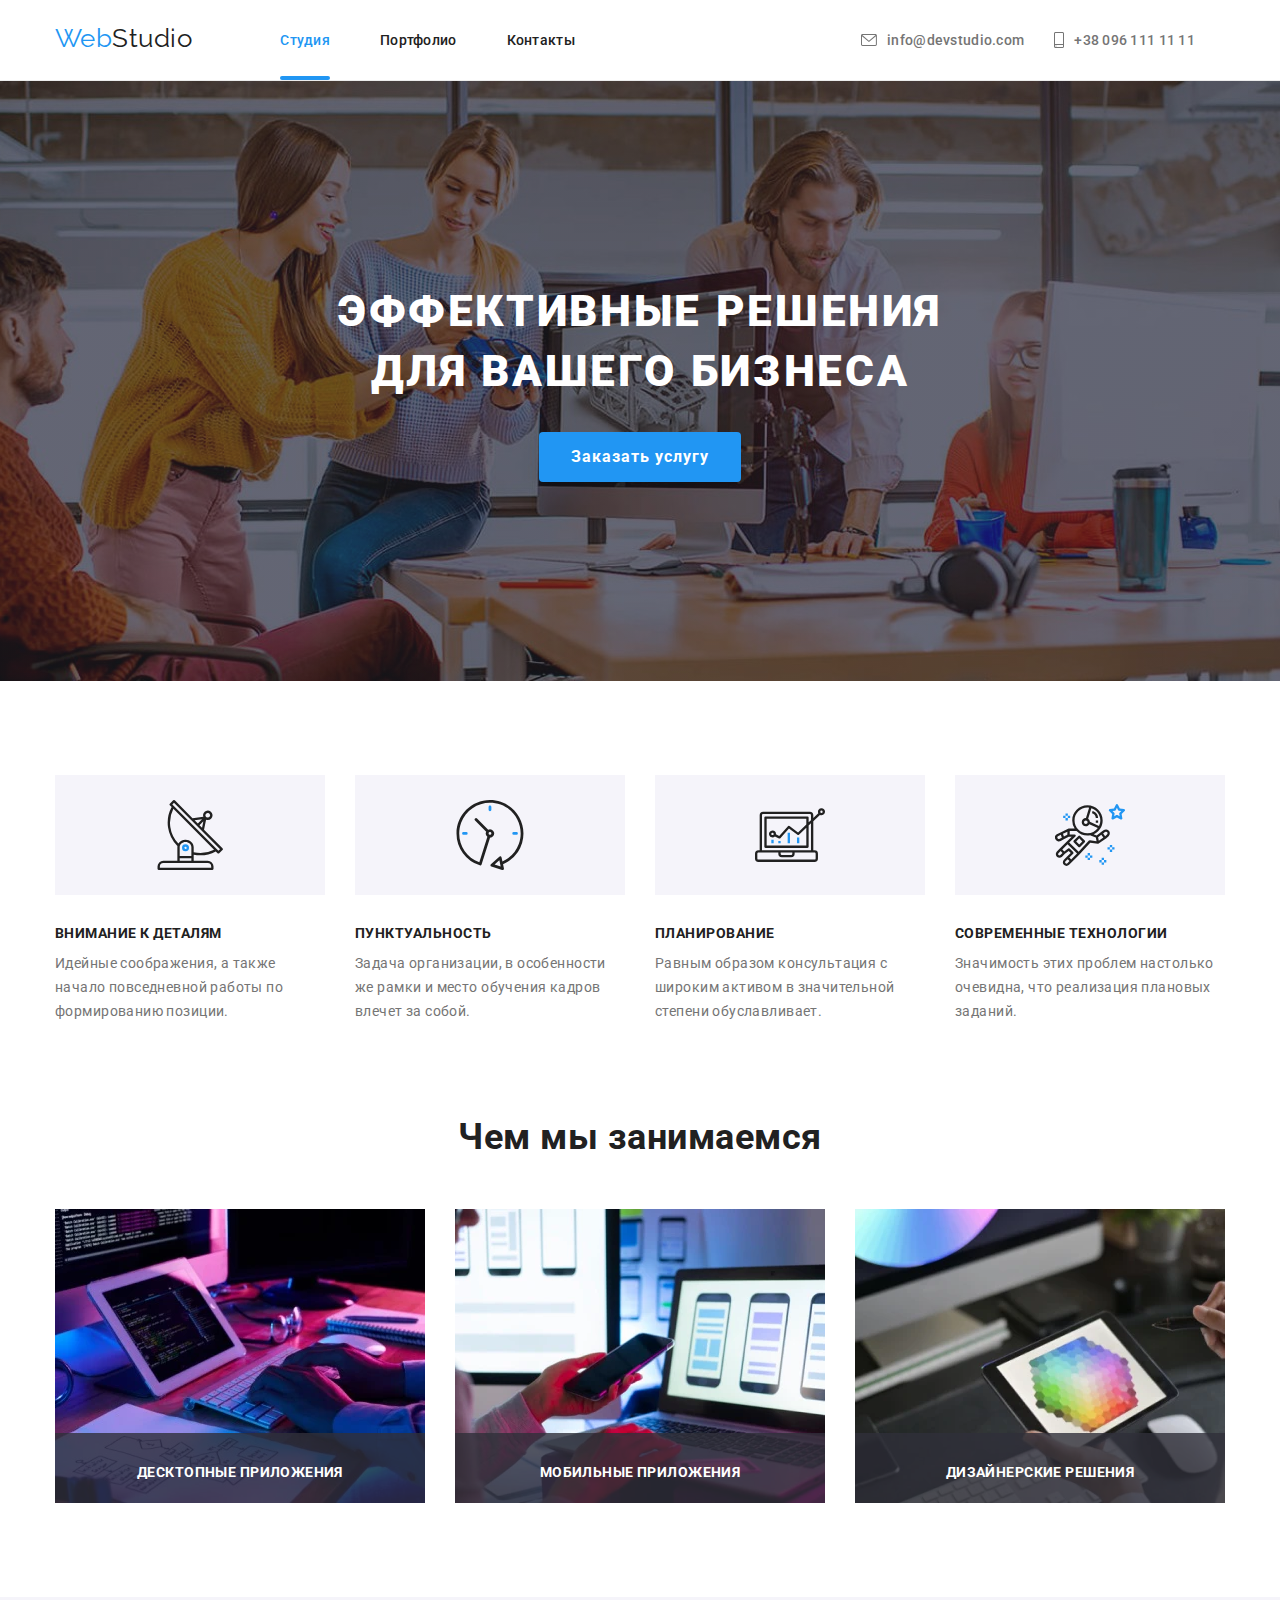
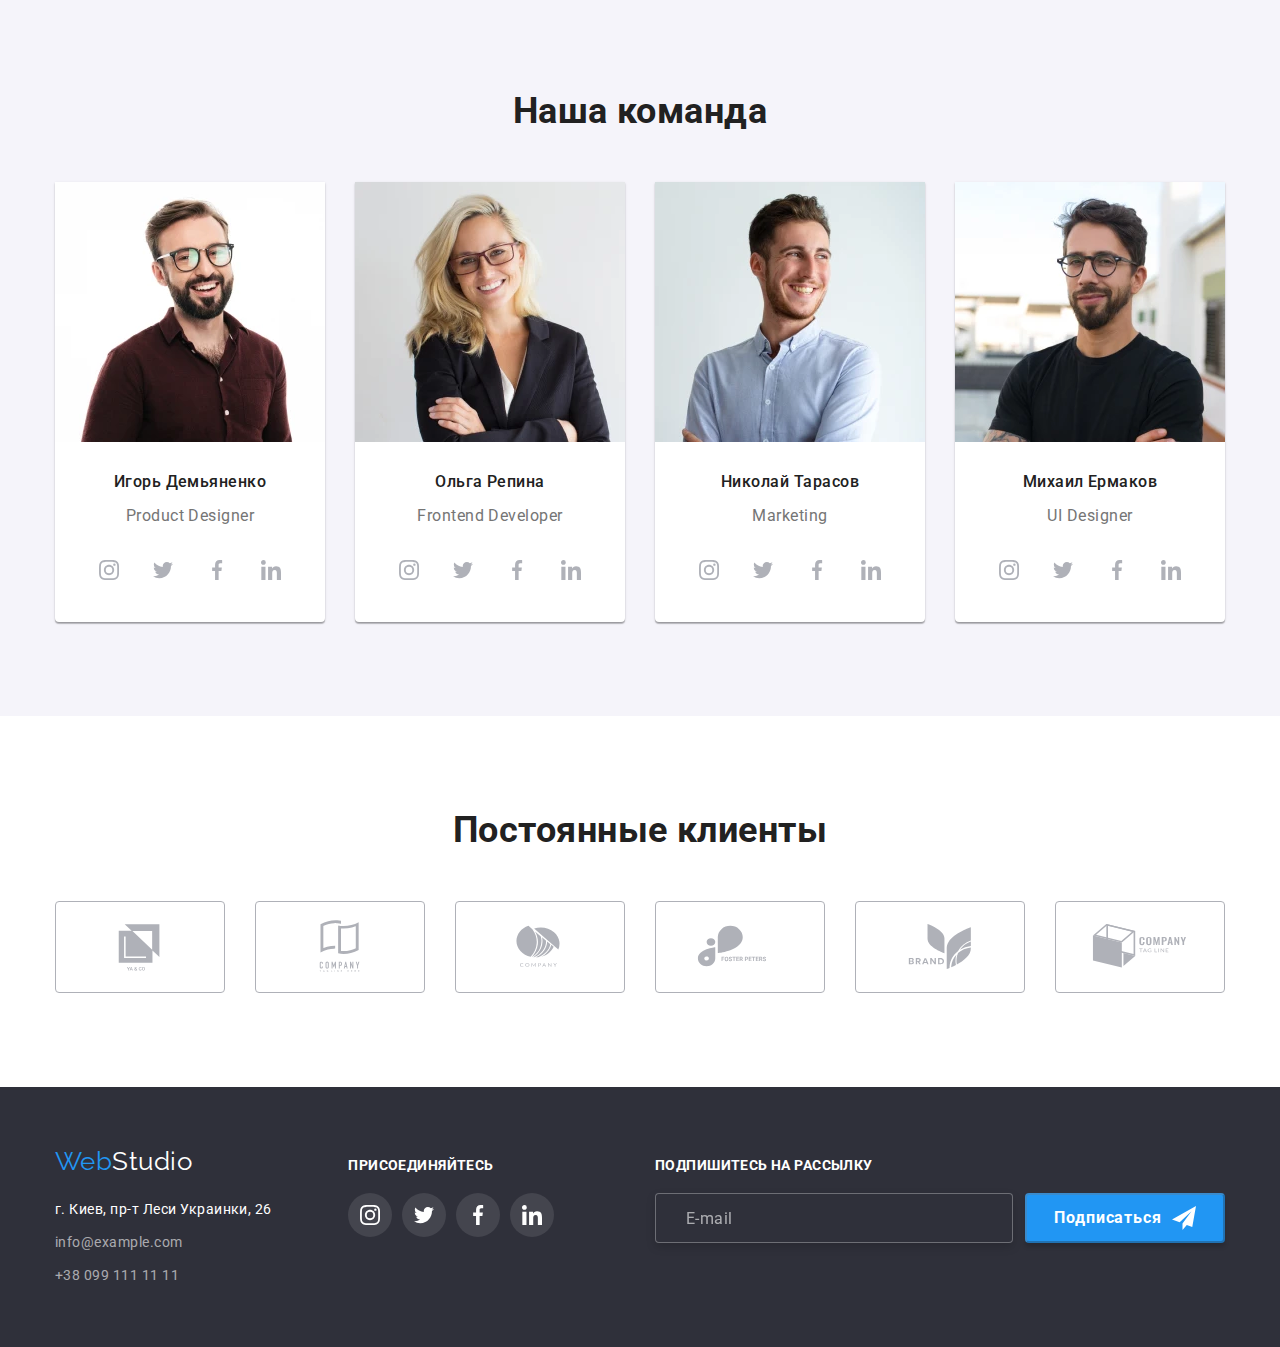
<file: index.html>
<!DOCTYPE html>
<html lang="ru">
	<head>
		<meta charset="UTF-8" />
		<meta http-equiv="X-UA-Compatible" content="IE=edge" />
		<meta name="viewport" content="width=device-width, initial-scale=1.0" />
		<title>WebStudio</title>
		<link
			href="https://fonts.googleapis.com/css2?family=Raleway:wght@700&family=Roboto:wght@400;500;700;900&display=swap"
			rel="stylesheet"
		/>
		<link
			rel="stylesheet"
			href="https://cdnjs.cloudflare.com/ajax/libs/modern-normalize/1.1.0/modern-normalize.min.css"
		/>
		<link rel="stylesheet" href="./css/main.min.css" />
		<!-- <link rel="stylesheet" href="./css/styles.css" /> -->
	</head>

	<body>
		<!--Шапка сайта-->

		<header class="page-header">
			<div class="container main-nav">
				<nav class="header-nav">
					<a href="./index.html" class="logo">Web<span class="logo__second">Studio</span>
					</a>

					<button class="mobile-menu-btn" type="button" aria-expanded="fals" data-menu-button>
						<svg class="mobile-menu-icon" width="24" height="16" aria-label="Переключатель мобильного меню">
							<use class="mobile-menu-burger" href="./images/symbol-defs5.svg#icon-mobile-menu"></use>
							<use class="mobile-menu-close" href="./images/symbol-defs5.svg#icon-close_menu"></use>
						</svg>
					</button>

					<ul class="site-nav list">
						<li class="site-nav__item item"><a href="./index.html" class="site-nav__link  site-nav__link--current link">Студия</a></li>
						<li class="site-nav__item item"><a href="./portfolio.html" class="site-nav__link  link">Портфолио</a></li>
						<li class="site-nav__item  item"><a href="" class="site-nav__link link">Контакты</a></li>
					</ul>
				</nav>

				<ul class="auht-nav list">
					<li class="item">
						<a class="auht-nav__link auth-nav__mail  link" href="mailto:info@devstudio.com">
							<svg class="auth-nav__icon" width="16" height="12">
								<use href="./images/symbol-defs5.svg#envelope"></use>
							</svg>
							info@devstudio.com
						</a>
					</li>

					<li class="item">
						<a class="auht-nav__link auth-nav__tel link" href="tel:+380961111111">
							<svg class="auth-nav__icon" width="10" height="16">
								<use href="./images/symbol-defs5.svg#smartphone"></use>
							</svg>

							+38 096 111 11 11
						</a>
					</li>
				</ul>
			</div>
		</header>

		
		<main>
			<!--Герой-->

			<div class="hero overlay">
				<section>
					<div class="conteiner">
						<h1 class="hero-title">
							Эффективные решения
							<br />
							для вашего бизнеса
						</h1>
						<button data-modal-open type="button" class="button hero-button">Заказать услугу</button>
					</div>
				</section>
			</div>

			<!--Преимущества-->
			<section class="benefit">
				<div class="container">
					<h2 class="visually-hidden">Преимущества</h2>
					<ul class="benefit-list list">
						<li class="benefit-item">
							<div class="benefit-item__icon">
								<svg width="70" height="70">
									<use href="./images/symbol-defs5.svg#antenna1"></use>
								</svg>
							</div>
							<h3 class="benefit-item__title">Внимание к деталям</h3>
							<p class="benefit-item__text">Идейные соображения, а также начало повседневной работы по формированию позиции.</p>
						</li>
						<li class="benefit-item">
							<div class="benefit-item__icon">
								<svg width="70" height="70">
									<use href="./images/symbol-defs5.svg#clock2"></use>
								</svg>
							</div>
							<h3 class="benefit-item__title">Пунктуальность</h3>
							<p class="benefit-item__text">Задача организации, в особенности же рамки и место обучения кадров влечет за собой.</p>
						</li>
						<li class="benefit-item">
							<div class="benefit-item__icon">
								<svg width="70" height="70">
									<use href="./images/symbol-defs5.svg#diagram3"></use>
								</svg>
							</div>
							<h3 class="benefit-item__title">Планирование</h3>
							<p class="benefit-item__text">Равным образом консультация с широким активом в значительной степени обуславливает.</p>
						</li>
						<li class="benefit-item">
							<div class="benefit-item__icon">
								<svg width="70" height="70">
									<use href="./images/symbol-defs5.svg#astronaut4"></use>
								</svg>
							</div>
							<h3 class="benefit-item__title">Современные технологии</h3>
							<p class="benefit-item__text">Значимость этих проблем настолько очевидна, что реализация плановых заданий.</p>
						</li>
					</ul>
				</div>
			</section>

			<!--Занятие-->

			<section class="work no-padding">
				<div class="container">
					<h2 class="title">Чем мы занимаемся</h2>
					<ul class="work-list list">
						<li class="work-list__pic">

							<picture>
							
								<source media="(min-width: 1200px)" srcset="./images/work/box1.webp 1x, ./images/work/box1@2x.webp 2x"
									type="image/webp" />
								<source media="(min-width: 1200px)" srcset="./images/work/box1.jpg 1x, ./images/work/box1@2x.jpg 2x"
									type="image/jpg" />
							
								<img src="./images/work/box1.jpg" alt="HTML" width="370" height="294" />
							
							</picture>
							
							<h3 class="work-list__name">Десктопные приложения</h3>
						</li>
						<li class="work-list__pic">

							<picture>
							
								<source media="(min-width: 1200px)" srcset="./images/work/box2.webp 1x, ./images/work/box2@2x.webp 2x"
									type="image/webp" />
								<source media="(min-width: 1200px)" srcset="./images/work/box2.jpg 1x, ./images/work/box2@2x.jpg 2x"
									type="image/jpg" />
						
								<img src="./images/work/box2.jpg" alt="CSS" width="370" height="294" />
							
							</picture>


							
							<h3 class="work-list__name">Мобильные приложения</h3>
						</li>
						<li class="work-list__pic">

							<picture>
							
								<source media="(min-width: 1200px)" srcset="./images/work/box3.webp 1x, ./images/work/box3@2x.webp 2x"
									type="image/webp" />
								<source media="(min-width: 1200px)" srcset="./images/work/box3.jpg 1x, ./images/work/box3@2x.jpg 2x"
									type="image/jpg" />
							
								<img src="./images/work/box3.jpg" alt="JS" width="370" height="294" />
							
							</picture>
							
							<h3 class="work-list__name">Дизайнерские решения</h3>
						</li>
					</ul>
				</div>
			</section>

			<!--Команда-->

			<section class="team">
				<div class="container">
					<h2 class="title">Наша команда</h2>
					<ul class="team__list  list">
						<li class="team__item">

							<picture>
								
								<source media="(min-width: 1200px)" srcset="./images/team/img-1_lg.webp 1x, ./images/team/img-1_lg@2x.webp 2x"
									type="image/webp" />
								<source media="(min-width: 1200px)" srcset="./images/team/img-1_lg.jpg 1x, ./images/team/img-1_lg@2x.jpg 2x"
									type="image/jpg" />
								
								<source media="(min-width: 768px)" srcset="./images/team/img-1_md.webp 1x, ./images/team/img-1_md@2x.webp 2x"
									type="image/webp" />
								<source media="(min-width: 768px)" srcset="./images/team/img-1_md.jpg 1x, ./images/team/img-1_md@2x.jpg 2x"
									type="image/jpg" />
								
								<source media="(max-width: 767px)" srcset="./images/team/img-1_sm.webp 1x, ./images/team/img-1_sm@2x.webp 2x"
									type="image/webp" />
								<source media="(max-width: 767px)" srcset="./images/team/img-1_sm.jpg 1x, ./images/team/img-1_sm@2x.jpg 2x"
									type="image/jpg" />

								<img class="team__avatar" src="./images/team/igor.jpg" alt="Игорь Демьяненко" width="450" height="460" />

							</picture>
							
							<div class="team__wrapper">
								<h3 class="team__subtitle">Игорь Демьяненко</h3>
								<p lang="en" class="team__position">Product Designer</p>

								<ul class="social-media  list">
									<li class="social-media__item">
										<a
											class="social-media__link link"
											href=""
											target="_blank"
											rel="noopener noreferrer"
											aria-label="instagram"
										>
											<svg class="social-media__icon" width="20" height="20">
												<use class="letter" href="./images/symbol-defs5.svg#instagram"></use>
											</svg>
										</a>
									</li>
									<li class="social-media__item">
										<a
											class="social-media__link link"
											href=""
											target="_blank"
											rel="noopener noreferrer"
											aria-label="twitter"
										>
											<svg class="social-media__icon" width="20" height="20">
												<use href="./images/symbol-defs5.svg#twitter"></use>
											</svg>
										</a>
									</li>
									<li class="social-media__item">
										<a
											class="social-media__link link"
											href=""
											target="_blank"
											rel="noopener noreferrer"
											aria-label="facebook"
										>
											<svg class="social-media__icon" width="20" height="20">
												<use href="./images/symbol-defs5.svg#facebook"></use>
											</svg>
										</a>
									</li>
									<li class="social-media__item">
										<a
											class="social-media__link link"
											href=""
											target="_blank"
											rel="noopener noreferrer"
											aria-label="linkedin"
										>
											<svg class="social-media__icon" width="20" height="20">
												<use href="./images/symbol-defs5.svg#linkedin"></use>
											</svg>
										</a>
									</li>
								</ul>
							</div>
						</li>
						<li class="team__item">

							<picture>
							
								<source media="(min-width: 1200px)" srcset="./images/team/img-2_lg.webp 1x, ./images/team/img-2_lg@2x.webp 2x"
									type="image/webp" />
								<source media="(min-width: 1200px)" srcset="./images/team/img-2_lg.jpg 1x, ./images/team/img-2_lg@2x.jpg 2x"
									type="image/jpg" />
							
								<source media="(min-width: 768px)" srcset="./images/team/img-2_md.webp 1x, ./images/team/img-2_md@2x.webp 2x"
									type="image/webp" />
								<source media="(min-width: 768px)" srcset="./images/team/img-2_md.jpg 1x, ./images/team/img-2_md@2x.jpg 2x"
									type="image/jpg" />
							
								<source media="(max-width: 767px)" srcset="./images/team/img-2_sm.webp 1x, ./images/team/img-2_sm@2x.webp 2x"
									type="image/webp" />
								<source media="(max-width: 767px)" srcset="./images/team/img-2_sm.jpg 1x, ./images/team/img-2_sm@2x.jpg 2x"
									type="image/jpg" />
								
								<img class="team__avatar" src="./images/team/olga.jpg" alt="Ольга Репина" width="450" height="460" />
							
							
							</picture>


							
							<div class="team__wrapper">
								<h3 class="team__subtitle">Ольга Репина</h3>
								<p lang="en" class="team__position">Frontend Developer</p>

								<ul class="social-media list">
									<li class="social-media__item">
										<a
											class="social-media__link link"
											href=""
											target="_blank"
											rel="noopener noreferrer"
											aria-label="instagram"
										>
											<svg class="social-media__icon" width="20" height="20">
												<use href="./images/symbol-defs5.svg#instagram"></use>
											</svg>
										</a>
									</li>
									<li class="social-media__item">
										<a
											class="social-media__link link"
											href=""
											target="_blank"
											rel="noopener noreferrer"
											aria-label="twitter"
										>
											<svg class="social-media__icon" width="20" height="20">
												<use href="./images/symbol-defs5.svg#twitter"></use>
											</svg>
										</a>
									</li>
									<li class="social-media__item">
										<a
											class="social-media__link link"
											href=""
											target="_blank"
											rel="noopener noreferrer"
											aria-label="facebook"
										>
											<svg class="social-media__icon" width="20" height="20">
												<use href="./images/symbol-defs5.svg#facebook"></use>
											</svg>
										</a>
									</li>
									<li class="social-media__item">
										<a
											class="social-media__link link"
											href=""
											target="_blank"
											rel="noopener noreferrer"
											aria-label="linkedin"
										>
											<svg class="social-media__icon" width="20" height="20">
												<use href="./images/symbol-defs5.svg#linkedin"></use>
											</svg>
										</a>
									</li>
								</ul>
							</div>
						</li>
						<li class="team__item">

							<picture>
							
								<source media="(min-width: 1200px)" srcset="./images/team/img-3_lg.webp 1x, ./images/team/img-3_lg@2x.webp 2x"
									type="image/webp" />
								<source media="(min-width: 1200px)" srcset="./images/team/img-3_lg.jpg 1x, ./images/team/img-3_lg@2x.jpg 2x"
									type="image/jpg" />
							
								<source media="(min-width: 768px)" srcset="./images/team/img-3_md.webp 1x, ./images/team/img-3_md@2x.webp 2x"
									type="image/webp" />
								<source media="(min-width: 768px)" srcset="./images/team/img-3_md.jpg 1x, ./images/team/img-3_md@2x.jpg 2x"
									type="image/jpg" />
							
								<source media="(max-width: 767px)" srcset="./images/team/img-3_sm.webp 1x, ./images/team/img-3_sm@2x.webp 2x"
									type="image/webp" />
								<source media="(max-width: 767px)" srcset="./images/team/img-3_sm.jpg 1x, ./images/team/img-3_sm@2x.jpg 2x"
									type="image/jpg" />
							
								<img class="team__avatar" src="./images/team/nik.jpg" alt="Николай Тарасов" width="450" height="460" />
							
							
							</picture>
							
							<div class="team__wrapper">
								<h3 class="team__subtitle">Николай Тарасов</h3>
								<p lang="en" class="team__position">Marketing</p>

								<ul class="social-media list">
									<li class="social-media__item">
										<a
											class="social-media__link link"
											href=""
											target="_blank"
											rel="noopener noreferrer"
											aria-label="instagram"
										>
											<svg class="social-media__icon" width="20" height="20">
												<use href="./images/symbol-defs5.svg#instagram"></use>
											</svg>
										</a>
									</li>
									<li class="social-media__item">
										<a
											class="social-media__link link"
											href=""
											target="_blank"
											rel="noopener noreferrer"
											aria-label="twitter"
										>
											<svg class="social-media__icon" width="20" height="20">
												<use href="./images/symbol-defs5.svg#twitter"></use>
											</svg>
										</a>
									</li>
									<li class="social-media__item">
										<a
											class="social-media__link link"
											href=""
											target="_blank"
											rel="noopener noreferrer"
											aria-label="facebook"
										>
											<svg class="social-media__icon" width="20" height="20">
												<use href="./images/symbol-defs5.svg#facebook"></use>
											</svg>
										</a>
									</li>
									<li class="social-media__item">
										<a
											class="social-media__link link"
											href=""
											target="_blank"
											rel="noopener noreferrer"
											aria-label="linkedin"
										>
											<svg class="social-media__icon" width="20" height="20">
												<use href="./images/symbol-defs5.svg#linkedin"></use>
											</svg>
										</a>
									</li>
								</ul>
							</div>
						</li>
						<li class="team__item">

							<picture>
							
								<source media="(min-width: 1200px)" srcset="./images/team/img-4_lg.webp 1x, ./images/team/img-4_lg@2x.webp 2x"
									type="image/webp" />
								<source media="(min-width: 1200px)" srcset="./images/team/img-4_lg.jpg 1x, ./images/team/img-4_lg@2x.jpg 2x"
									type="image/jpg" />
							
								<source media="(min-width: 768px)" srcset="./images/team/img-4_md.webp 1x, ./images/team/img-4_md@2x.webp 2x"
									type="image/webp" />
								<source media="(min-width: 768px)" srcset="./images/team/img-4_md.jpg 1x, ./images/team/img-4_md@2x.jpg 2x"
									type="image/jpg" />
							
								<source media="(max-width: 767px)" srcset="./images/team/img-4_sm.webp 1x, ./images/team/img-4_sm@2x.webp 2x"
									type="image/webp" />
								<source media="(max-width: 767px)" srcset="./images/team/img-4_sm.jpg 1x, ./images/team/img-4_sm@2x.jpg 2x"
									type="image/jpg" />
							
								<img class="team__avatar" src="./images/team/mih.jpg" alt="Михаил Ермаков" width="450" height="460" />
							
							
							</picture>
							
							<div class="team__wrapper">
								<h3 class="team__subtitle">Михаил Ермаков</h3>
								<p lang="en" class="team__position">UI Designer</p>

								<ul class="social-media list">
									<li class="social-media__item">
										<a
											class="social-media__link link"
											href=""
											target="_blank"
											rel="noopener noreferrer"
											aria-label="instagram"
										>
											<svg class="social-media__icon" width="20" height="20">
												<use href="./images/symbol-defs5.svg#instagram"></use>
											</svg>
										</a>
									</li>
									<li class="social-media__item">
										<a
											class="social-media__link link"
											href=""
											target="_blank"
											rel="noopener noreferrer"
											aria-label="twitter"
										>
											<svg class="social-media__icon" width="20" height="20">
												<use href="./images/symbol-defs5.svg#twitter"></use>
											</svg>
										</a>
									</li>
									<li class="social-media__item">
										<a
											class="social-media__link link"
											href=""
											target="_blank"
											rel="noopener noreferrer"
											aria-label="facebook"
										>
											<svg class="social-media__icon" width="20" height="20">
												<use href="./images/symbol-defs5.svg#facebook"></use>
											</svg>
										</a>
									</li>
									<li class="social-media__item">
										<a
											class="social-media__link link"
											href=""
											target="_blank"
											rel="noopener noreferrer"
											aria-label="linkedin"
										>
											<svg class="social-media__icon" width="20" height="20">
												<use href="./images/symbol-defs5.svg#linkedin"></use>
											</svg>
										</a>
									</li>
								</ul>
							</div>
						</li>
					</ul>
				</div>
			</section>

			<!-- Клиенты -->
			<section class="partner">
				<div class="container">
					<h2 class="title">Постоянные клиенты</h2>
					<ul class="partner-list list">
						<li class="partner-item">
							<a class="partner-item__link" href="">
								<svg class="partner-item__icon" width="106" height="60">
									<use href="./images/symbol-defs5.svg#icon-Logo"></use>
								</svg>
							</a>
						</li>
						<li class="partner-item">
							<a class="partner-item__link" href="">
								<svg class="partner-item__icon" width="106" height="60">
									<use href="./images/symbol-defs5.svg#icon-Logo-1"></use>
								</svg>
							</a>
						</li>
						<li class="partner-item">
							<a class="partner-item__link" href="">
								<svg class="partner-item__icon" width="106" height="60">
									<use href="./images/symbol-defs5.svg#icon-Logo-2"></use>
								</svg>
							</a>
						</li>
						<li class="partner-item">
							<a class="partner-item__link" href="">
								<svg class="partner-item__icon" width="106" height="60">
									<use href="./images/symbol-defs5.svg#icon-Logo-3"></use>
								</svg>
							</a>
						</li>
						<li class="partner-item">
							<a class="partner-item__link" href="">
								<svg class="partner-item__icon" width="106" height="60">
									<use href="./images/symbol-defs5.svg#icon-Logo-4"></use>
								</svg>
							</a>
						</li>
						<li class="partner-item">
							<a class="partner-item__link" href="">
								<svg class="partner-item__icon" width="106" height="60">
									<use href="./images/symbol-defs5.svg#icon-Logo-5"></use>
								</svg>
							</a>
						</li>
					</ul>
				</div>
			</section>
		</main>

		<!--Футер-->

		<footer class="footer">
			<div class="footer-container  container">
				<div class="container-tablet">
				<div class="footer-adress">
					<a href="./index.html" class="footer-logo logo">Web<span class="logo--color">Studio</span>
					</a>
					<address class="address">
						<ul class="address-list list">
							<li class="address-list__item">
								<a
									href="https://goo.gl/maps/piqngm7oDQpEDh6u6"
									target="_blank"
									rel="noopener nofollow noreferrer"
									class="address-list__link"
								>
									г. Киев, пр-т Леси Украинки, 26
								</a>
							</li>
							<li class="address-list__item"><a href="mailto:info@example.com" class="address-list__info">info@example.com</a></li>
							<li class="address-list__item"><a href="tel:+380991111111" class="address-list__info">+38 099 111 11 11</a></li>
						</ul>
					</address>
				</div>

				<div class="footer-social">
					<p class="footer-title">присоединяйтесь</p>
					<ul class="social-media">
						<li class="social-media__item   footer-media">
							<a class="social-media__link social-media__link--color     link" href="" target="_blank" rel="noopener noreferrer" aria-label="instagram">
								<svg class="social-media__icon" width="20" height="20">
									<use href="./images/symbol-defs5.svg#instagram"></use>
								</svg>
							</a>
						</li>
						<li class="social-media__item  footer-media">
							<a class="social-media__link social-media__link--color     link" href="" target="_blank" rel="noopener noreferrer" aria-label="twitter">
								<svg class="social-media__icon" width="20" height="20">
									<use href="./images/symbol-defs5.svg#twitter"></use>
								</svg>
							</a>
						</li>
						<li class="social-media__item  footer-media">
							<a class="social-media__link social-media__link--color       link" href="" target="_blank" rel="noopener noreferrer" aria-label="facebook">
								<svg class="social-media__icon" width="20" height="20">
									<use href="./images/symbol-defs5.svg#facebook"></use>
								</svg>
							</a>
						</li>
						<li class="social-media__item  footer-media">
							<a class="social-media__link social-media__link--color      link" href="" target="_blank" rel="noopener noreferrer" aria-label="linkedin">
								<svg class="social-media__icon" width="20" height="20">
									<use href="./images/symbol-defs5.svg#linkedin"></use>
								</svg>
							</a>
						</li>
					</ul>
				</div>
				</div>

					<div class="footer-sign">
						<strong class="footer-text">Подпишитесь на рассылку</strong>
						<form class="footer-form">
							<label for="mail"></label>
							<input type="email" name="mail" id="mail" placeholder="E-mail" />
							
							<button class="footer-button" type="submit" disabled>Подписаться
							<svg class="footer-button__icon" width="24" height="24">
								<use href="./images/symbol-defs5.svg#icon-send"></use>
							</svg>
							</button>
						</form>
					</div>
			</div>

		</footer>

		<!--Модальное окно-->

		<div class="backdrop is-hidden" data-modal>
			

			<div class="modal">
				<button data-modal-close class="button-close-modal">
					<svg class="button-close">
						<use href="./images/symbol-defs5.svg#icon-Vector"></use>
					</svg>
				</button>

				<form class="form">
					<p class="form-text">Оставьте свои данные, мы вам перезвоним</p>

					<div class="form-field">
						<label for="name">Имя</label>
						<div class="form-input-icon">
						<input class="form-input" type="text" name="name" id="name" autofocus />
						<svg class="form-icon" width="18" height="18">
							<use href="./images/symbol-defs5.svg#person-black"></use>
						</svg>
						</div>
					</div>

					<div class="form-field">
						<label for="tel">Телефон</label>
						<div class="form-input-icon">
						<input class="form-input" type="text" name="tel" id="tel" />
						<svg class="form-icon" width="18" height="18">
							<use href="./images/symbol-defs5.svg#phone-black"></use>
						</svg>
						</div>
						
					</div>

					<div class="form-field">
						<label for="email">Почта</label>
						<div class="form-input-icon">
						<input class="form-input" type="email" name="email" id="email" />
						<svg class="form-icon" width="18" height="18">
							<use href="./images/symbol-defs5.svg#email-black"></use>
						</svg>
						</div>
					</div>

					<div class="form-comment">
						<label for="comment">Комментарий</label>
						<textarea name="comment" id="comment" rows="10" placeholder="Введите текст" ></textarea>
					</div>

					<label class="form-chek">
					<input type="checkbox" name="agry" class="checkbox" />
					<span class="form-chek__icon"></span>
					Соглашаюсь с рассылкой и принимаю<span class="form-chek__link">Условия договора </span> 
					</label>
					
					<button class="button button-agry" type="submit" disabled>Отправить</button>
				</form>
			</div>
		</div>

		<!--Мобильное меню-->
		
		<div class="mobile-menu" data-menu>
			<ul class="mobile-menu-nav list">
				<li class="mobile-menu-nav-item">
					<a class="mobile-menu-nav-link mobile-menu-nav-link--current link" href="./index.html">Студия</a>
				</li>
				<li class="mobile-menu-nav-item">
					<a class="mobile-menu-nav-link link" href="./portfolio.html">Портфолио</a>
				</li>
				<li class="mobile-menu-nav-item">
					<a class="mobile-menu-nav-link link" href="">Контакты</a>
				</li>
			</ul>
		
			<ul class="mobile-menu-contacts list">
				<li class="mobile-menu-contacts-item">
					<a class="mobile-menu-contacts-link link accent" href="tel:+380991111111">+38 099 111 11 11</a>
				</li>
				<li class="mobile-contacts-item">
					<a class="mobile-menu-contacts-link  link" href="mailto:info@example.com">info@example.com</a>
				</li>
			</ul>
		
			<ul class="mobile-menu-socials list">
				<li class="mobile-menu-socials-item">
					<a class="mobile-menu-socials-link link" href="">Instagram</a>
				</li>
				<li class="mobile-menu-socials-item">
					<a class="mobile-menu-socials-link link" href="">Twitter</a>
				</li>
				<li class="mobile-menu-socials-item">
					<a class="mobile-menu-socials-link link" href="">Facebook</a>
				</li>
				<li class="mobile-menu-socials-item">
					<a class="mobile-menu-socials-link link" href="">LinkedIn</a>
				</li>
			</ul>
		
		</div>

		<script src="./js/modal.js"></script>
		<script src="./js/menu.js"></script>
	</body>
</html>
</file>
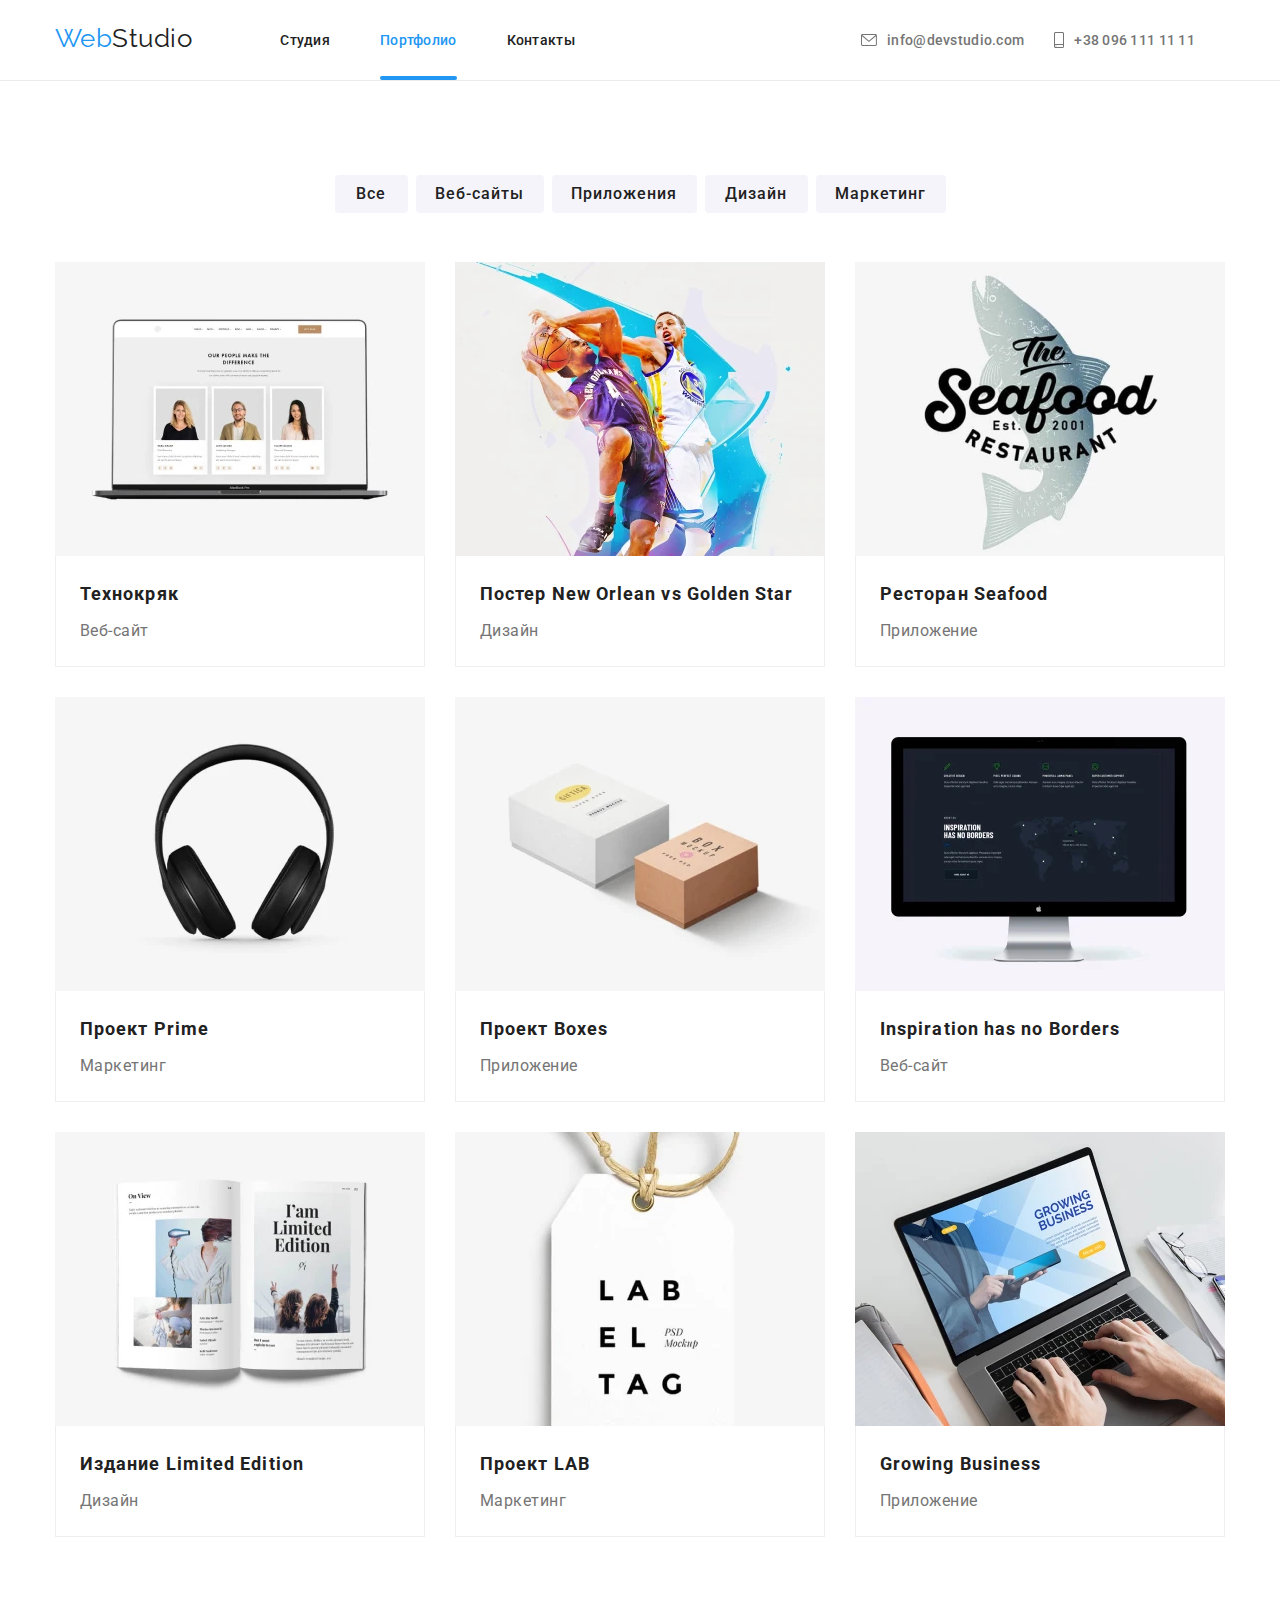
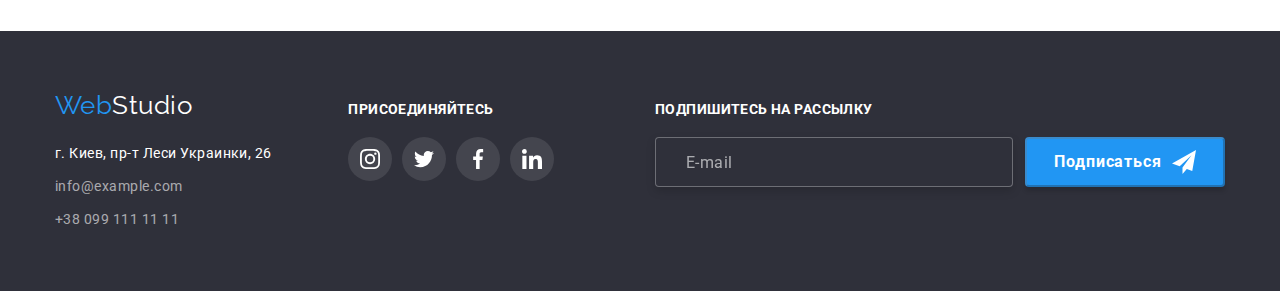
<file: portfolio.html>
<!DOCTYPE html>
<html lang="ru">

<head>
    <meta charset="UTF-8">
    <meta http-equiv="X-UA-Compatible" content="IE=edge">
    <meta name="viewport" content="width=device-width, initial-scale=1.0">
    <title>Portfolio</title>
    <link
        href="https://fonts.googleapis.com/css2?family=Raleway:wght@700&family=Roboto:wght@400;500;700;900&display=swap"
        rel="stylesheet">
    <link rel="stylesheet" href="https://cdnjs.cloudflare.com/ajax/libs/modern-normalize/1.1.0/modern-normalize.min.css">
    <link rel="stylesheet" href="./css/main.min.css" />
    <!-- <link rel="stylesheet" href="./css/styles.css"> -->
</head>


<body>

    <!--Шапка сайта-->
    
        <header class="page-header">
            <div class="container main-nav">
                <nav class="header-nav">
                    <a href="./index.html" class="logo">Web<span class="logo__second">Studio</span>
                    </a>
        
                    <button class="mobile-menu-btn" type="button" data-menu-button>
                        <svg class="mobile-menu-icon" width="24" height="16" aria-label="Переключатель мобильного меню">
                            <use class="mobile-menu-burger" href="./images/symbol-defs5.svg#icon-mobile-menu"></use>
                            <use class="mobile-menu-close" href="./images/symbol-defs5.svg#icon-close_menu"></use>
                        </svg>
                    </button>
        
                    <ul class="site-nav list">
                        <li class="site-nav__item item"><a href="./index.html"
                                class="site-nav__link link">Студия</a></li>
                        <li class="site-nav__item item"><a href="./portfolio.html" class="site-nav__link site-nav__link--current  link">Портфолио</a>
                        </li>
                        <li class="site-nav__item  item"><a href="" class="site-nav__link link">Контакты</a></li>
                    </ul>
                </nav>
        
                <ul class="auht-nav list">
                    <li class="item">
                        <a class="auht-nav__link auth-nav__mail  link" href="mailto:info@devstudio.com">
                            <svg class="auth-nav__icon" width="16" height="12">
                                <use href="./images/symbol-defs5.svg#envelope"></use>
                            </svg>
                            info@devstudio.com
                        </a>
                    </li>
        
                    <li class="item">
                        <a class="auht-nav__link auth-nav__tel link" href="tel:+380961111111">
                            <svg class="auth-nav__icon" width="10" height="16">
                                <use href="./images/symbol-defs5.svg#smartphone"></use>
                            </svg>
        
                            +38 096 111 11 11
                        </a>
                    </li>
                </ul>
            </div>
        </header>

    <main>
        <!--Портфолио-->

        <section class="portfolio">
        <div class="container"> 
        <h1 class="visually-hidden">Портофолио</h1>
        <ul class="button-list      list filter">
            <li class="button-list__item"> <button type="button" class="button button-filter button-list__all">Все</button></li>
            <li class="button-list__item"> <button type="button" class="button button-filter button-list__veb">Веб-сайты</button></li>
            <li class="button-list__item"> <button type="button" class="button button-filter button-list__app">Приложения</button></li>
            <li class="button-list__item"> <button type="button" class="button button-filter button-list__des">Дизайн</button></li>
            <li class="button-list__item"> <button type="button" class="button button-filter button-list__mark">Маркетинг</button></li>  
        </ul>
        

        
        <ul class="projects link list">
            <li class="projects-element">
                <a href="" class="projects-element__link">
                <div class="projects-element__img" >

                    <picture>
                    
                        <source media="(min-width: 1200px)" srcset="./images/portfolio/img-1_lg.webp 1x, ./images/portfolio/img-1_lg@2x.webp 2x"
                            type="image/webp" />
                        <source media="(min-width: 1200px)" srcset="./images/portfolio/img-1_lg.jpg 1x, ./images/portfolio/img-1_lg@2x.jpg 2x"
                            type="image/jpg" />
                    
                        <source media="(min-width: 768px)" srcset="./images/portfolio/img-1_md.webp 1x, ./images/portfolio/img-1_md@2x.webp 2x"
                            type="image/webp" />
                        <source media="(min-width: 768px)" srcset="./images/portfolio/img-1_md.jpg 1x, ./images/portfolio/img-1_md@2x.jpg 2x"
                            type="image/jpg" />
                    
                        <source media="(max-width: 767px)" srcset="./images/portfolio/img-1_sm.webp 1x, ./images/portfolio/img-1_sm@2x.webp 2x"
                            type="image/webp" />
                        <source media="(max-width: 767px)" srcset="./images/portfolio/img-1_sm.jpg 1x, ./images/portfolio/img-1_sm@2x.jpg 2x"
                            type="image/jpg" />
                    
                        <img src="./images/portfolio/img1.jpg" alt="Экран ноутбука" width="450" height="294">
                    
                    </picture>

                
                <p class="projects-element__info " >Ресурс предлагает комплексные предложения с разным уровнем функционала и сервисов. Все это позволит посетителю получить
                исчерпывающие сведения <br/> о компании или частном лице.</p>
                </div>
                <div class="projects-element__box projects-element__first">
                <h2 class="projects-element__title">Технокряк</h2>
                <p class="projects-element__text">Веб-сайт</p>
                </div>
                </a>
            </li>
            <li class="projects-element">
                <a href="" class="projects-element__link">
                    <div class="projects-element__img">

                        <picture>
                        
                            <source media="(min-width: 1200px)"
                                srcset="./images/portfolio/img-2_lg.webp 1x, ./images/portfolio/img-2_lg@2x.webp 2x" type="image/webp" />
                            <source media="(min-width: 1200px)"
                                srcset="./images/portfolio/img-2_lg.jpg 1x, ./images/portfolio/img-2_lg@2x.jpg 2x" type="image/jpg" />
                        
                            <source media="(min-width: 768px)"
                                srcset="./images/portfolio/img-2_md.webp 1x, ./images/portfolio/img-2_md@2x.webp 2x" type="image/webp" />
                            <source media="(min-width: 768px)"
                                srcset="./images/portfolio/img-2_md.jpg 1x, ./images/portfolio/img-2_md@2x.jpg 2x" type="image/jpg" />
                        
                            <source media="(max-width: 767px)"
                                srcset="./images/portfolio/img-2_sm.webp 1x, ./images/portfolio/img-2_sm@2x.webp 2x" type="image/webp" />
                            <source media="(max-width: 767px)"
                                srcset="./images/portfolio/img-2_sm.jpg 1x, ./images/portfolio/img-2_sm@2x.jpg 2x" type="image/jpg" />
                        
                            <img src="./images/portfolio/img2.jpg" alt="Два баскетболиста" width="450" height="294">
                        
                        </picture>
                
                <p class="projects-element__info">Ресурс предлагает комплексные предложения с разным уровнем функционала и сервисов. Все это
                    позволит посетителю получить
                    исчерпывающие сведения <br /> о компании или частном лице.</p>
                </div>
                <div class="projects-element__box">
                <h2 class="projects-element__title">Постер New Orlean vs Golden Star</h2>
                <p class="projects-element__text">Дизайн</p>
                </div>
                </a>
            </li>
            <li class="projects-element">
                <a href="" class="projects-element__link">
                    <div class="projects-element__img">

                            <picture>
                            
                                <source media="(min-width: 1200px)"
                                    srcset="./images/portfolio/img-3_lg.webp 1x, ./images/portfolio/img-3_lg@2x.webp 2x" type="image/webp" />
                                <source media="(min-width: 1200px)"
                                    srcset="./images/portfolio/img-3_lg.jpg 1x, ./images/portfolio/img-3_lg@2x.jpg 2x" type="image/jpg" />
                            
                                <source media="(min-width: 768px)"
                                    srcset="./images/portfolio/img-3_md.webp 1x, ./images/portfolio/img-3_md@2x.webp 2x" type="image/webp" />
                                <source media="(min-width: 768px)"
                                    srcset="./images/portfolio/img-3_md.jpg 1x, ./images/portfolio/img-3_md@2x.jpg 2x" type="image/jpg" />
                            
                                <source media="(max-width: 767px)"
                                    srcset="./images/portfolio/img-3_sm.webp 1x, ./images/portfolio/img-3_sm@2x.webp 2x" type="image/webp" />
                                <source media="(max-width: 767px)"
                                    srcset="./images/portfolio/img-3_sm.jpg 1x, ./images/portfolio/img-3_sm@2x.jpg 2x" type="image/jpg" />
                            
                                <img src="./images/portfolio/img3.jpg" alt="Рыба" width="450" height="294">
                            
                            </picture>
                
                <p class="projects-element__info">Ресурс предлагает комплексные предложения с разным уровнем функционала и сервисов. Все это
                    позволит посетителю получить
                    исчерпывающие сведения <br /> о компании или частном лице.</p>
                </div>
                <div class="projects-element__box">
                <h2 class="projects-element__title">Ресторан Seafood</h2>
                <p class="projects-element__text">Приложение</p>
                </div>
                </a>
            </li>
            <li class="projects-element">
                <a href="" class="projects-element__link">
                    <div class="projects-element__img">

                        <picture>
                        
                            <source media="(min-width: 1200px)"
                                srcset="./images/portfolio/img-4_lg.webp 1x, ./images/portfolio/img-4_lg@2x.webp 2x" type="image/webp" />
                            <source media="(min-width: 1200px)"
                                srcset="./images/portfolio/img-4_lg.jpg 1x, ./images/portfolio/img-4_lg@2x.jpg 2x" type="image/jpg" />
                        
                            <source media="(min-width: 768px)"
                                srcset="./images/portfolio/img-4_md.webp 1x, ./images/portfolio/img-4_md@2x.webp 2x" type="image/webp" />
                            <source media="(min-width: 768px)"
                                srcset="./images/portfolio/img-4_md.jpg 1x, ./images/portfolio/img-4_md@2x.jpg 2x" type="image/jpg" />
                        
                            <source media="(max-width: 767px)"
                                srcset="./images/portfolio/img-4_sm.webp 1x, ./images/portfolio/img-4_sm@2x.webp 2x" type="image/webp" />
                            <source media="(max-width: 767px)"
                                srcset="./images/portfolio/img-4_sm.jpg 1x, ./images/portfolio/img-4_sm@2x.jpg 2x" type="image/jpg" />
                        
                            <img src="./images/portfolio/img4.jpg" alt="Наушники" width="450" height="294">
                        
                        </picture>
                
                <p class="projects-element__info">Ресурс предлагает комплексные предложения с разным уровнем функционала и сервисов. Все это
                    позволит посетителю получить
                    исчерпывающие сведения <br /> о компании или частном лице.</p>
                </div>
                <div class="projects-element__box">
                <h2 class="projects-element__title">Проект Prime</h2>
                <p class="projects-element__text">Маркетинг</p>
                </div>
                </a>
            </li>
            <li class="projects-element">
                <a href="" class="projects-element__link">
                    <div class="projects-element__img">

                            <picture>
                            
                                <source media="(min-width: 1200px)"
                                    srcset="./images/portfolio/img-5_lg.webp 1x, ./images/portfolio/img-5_lg@2x.webp 2x" type="image/webp" />
                                <source media="(min-width: 1200px)"
                                    srcset="./images/portfolio/img-5_lg.jpg 1x, ./images/portfolio/img-5_lg@2x.jpg 2x" type="image/jpg" />
                            
                                <source media="(min-width: 768px)"
                                    srcset="./images/portfolio/img-5_md.webp 1x, ./images/portfolio/img-5_md@2x.webp 2x" type="image/webp" />
                                <source media="(min-width: 768px)"
                                    srcset="./images/portfolio/img-5_md.jpg 1x, ./images/portfolio/img-5_md@2x.jpg 2x" type="image/jpg" />
                            
                                <source media="(max-width: 767px)"
                                    srcset="./images/portfolio/img-5_sm.webp 1x, ./images/portfolio/img-5_sm@2x.webp 2x" type="image/webp" />
                                <source media="(max-width: 767px)"
                                    srcset="./images/portfolio/img-5_sm.jpg 1x, ./images/portfolio/img-5_sm@2x.jpg 2x" type="image/jpg" />
                            
                                <img src="./images/portfolio/img5.jpg" alt="Две коробочки" width="450" height="294">
                            
                            </picture>
                
                <p class="projects-element__info">Ресурс предлагает комплексные предложения с разным уровнем функционала и сервисов. Все это
                    позволит посетителю получить
                    исчерпывающие сведения <br /> о компании или частном лице.</p>
                </div>
                <div class="projects-element__box">
                <h2 class="projects-element__title">Проект Boxes</h2>
                <p class="projects-element__text">Приложение</p>
                </div>
                </a>
            </li>
            <li class="projects-element">
                <a href="" class="projects-element__link">
                    
                    <div class="projects-element__img">

                            <picture>
                            
                                <source media="(min-width: 1200px)"
                                    srcset="./images/portfolio/img-6_lg.webp 1x, ./images/portfolio/img-6_lg@2x.webp 2x" type="image/webp" />
                                <source media="(min-width: 1200px)"
                                    srcset="./images/portfolio/img-6_lg.jpg 1x, ./images/portfolio/img-6_lg@2x.jpg 2x" type="image/jpg" />
                            
                                <source media="(min-width: 768px)"
                                    srcset="./images/portfolio/img-6_md.webp 1x, ./images/portfolio/img-6_md@2x.webp 2x" type="image/webp" />
                                <source media="(min-width: 768px)"
                                    srcset="./images/portfolio/img-6_md.jpg 1x, ./images/portfolio/img-6_md@2x.jpg 2x" type="image/jpg" />
                            
                                <source media="(max-width: 767px)"
                                    srcset="./images/portfolio/img-6_sm.webp 1x, ./images/portfolio/img-6_sm@2x.webp 2x" type="image/webp" />
                                <source media="(max-width: 767px)"
                                    srcset="./images/portfolio/img-6_sm.jpg 1x, ./images/portfolio/img-6_sm@2x.jpg 2x" type="image/jpg" />
                            
                                <img src="./images/portfolio/img6.jpg" alt="Монитор компьютера" width="450" height="294">
                            
                            </picture>
                
                <p class="projects-element__info">Ресурс предлагает комплексные предложения с разным уровнем функционала и сервисов. Все это
                    позволит посетителю получить
                    исчерпывающие сведения <br /> о компании или частном лице.</p>
                </div>
                <div class="projects-element__box">
                <h2 lang="en" class="projects-element__title">Inspiration has no Borders</h2>
                <p class="projects-element__text">Веб-сайт</p>
                </div>
                </a>
            </li>
            <li class="projects-element">
                <a href="" class="projects-element__link">
                    <div class="projects-element__img">

                        <picture>
                        
                            <source media="(min-width: 1200px)"
                                srcset="./images/portfolio/img-7_lg.webp 1x, ./images/portfolio/img-7_lg@2x.webp 2x" type="image/webp" />
                            <source media="(min-width: 1200px)"
                                srcset="./images/portfolio/img-7_lg.jpg 1x, ./images/portfolio/img-7_lg@2x.jpg 2x" type="image/jpg" />
                        
                            <source media="(min-width: 768px)"
                                srcset="./images/portfolio/img-7_md.webp 1x, ./images/portfolio/img-7_md@2x.webp 2x" type="image/webp" />
                            <source media="(min-width: 768px)"
                                srcset="./images/portfolio/img-7_md.jpg 1x, ./images/portfolio/img-7_md@2x.jpg 2x" type="image/jpg" />
                        
                            <source media="(max-width: 767px)"
                                srcset="./images/portfolio/img-7_sm.webp 1x, ./images/portfolio/img-7_sm@2x.webp 2x" type="image/webp" />
                            <source media="(max-width: 767px)"
                                srcset="./images/portfolio/img-7_sm.jpg 1x, ./images/portfolio/img-7_sm@2x.jpg 2x" type="image/jpg" />
                        
                            <img src="./images/portfolio/img7.jpg" alt="Раскрытая книга" width="450" height="294">
                        
                        </picture>
                
                <p class="projects-element__info">Ресурс предлагает комплексные предложения с разным уровнем функционала и сервисов. Все это
                    позволит посетителю получить
                    исчерпывающие сведения <br /> о компании или частном лице.</p>
                </div>
                <div class="projects-element__box">
                <h2 class="projects-element__title">Издание Limited Edition</h2>
                <p class="projects-element__text">Дизайн</p>
                </div>
                </a>
            </li>
            <li class="projects-element">
                <a href="" class="projects-element__link">
                    <div class="projects-element__img">

                        <picture>
                        
                            <source media="(min-width: 1200px)"
                                srcset="./images/portfolio/img-8_lg.webp 1x, ./images/portfolio/img-8_lg@2x.webp 2x" type="image/webp" />
                            <source media="(min-width: 1200px)"
                                srcset="./images/portfolio/img-8_lg.jpg 1x, ./images/portfolio/img-8_lg@2x.jpg 2x" type="image/jpg" />
                        
                            <source media="(min-width: 768px)"
                                srcset="./images/portfolio/img-8_md.webp 1x, ./images/portfolio/img-8_md@2x.webp 2x" type="image/webp" />
                            <source media="(min-width: 768px)"
                                srcset="./images/portfolio/img-8_md.jpg 1x, ./images/portfolio/img-8_md@2x.jpg 2x" type="image/jpg" />
                        
                            <source media="(max-width: 767px)"
                                srcset="./images/portfolio/img-8_sm.webp 1x, ./images/portfolio/img-8_sm@2x.webp 2x" type="image/webp" />
                            <source media="(max-width: 767px)"
                                srcset="./images/portfolio/img-8_sm.jpg 1x, ./images/portfolio/img-8_sm@2x.jpg 2x" type="image/jpg" />
                        
                            <img src="./images/portfolio/img8.jpg" alt="Этикетка" width="450" height="294">
                        
                        </picture>
                
                <p class="projects-element__info">Ресурс предлагает комплексные предложения с разным уровнем функционала и сервисов. Все это
                    позволит посетителю получить
                    исчерпывающие сведения <br /> о компании или частном лице.</p>
                </div>
                <div class="projects-element__box">
                <h2 class="projects-element__title">Проект LAB</h2>
                <p class="projects-element__text">Маркетинг</p>
                </div>
                </a>
            </li>
            <li class="projects-element">
                <a href="" class="projects-element__link">
                    <div class="projects-element__img">

                        <picture>
                        
                            <source media="(min-width: 1200px)"
                                srcset="./images/portfolio/img-9_lg.webp 1x, ./images/portfolio/img-9_lg@2x.webp 2x" type="image/webp" />
                            <source media="(min-width: 1200px)"
                                srcset="./images/portfolio/img-9_lg.jpg 1x, ./images/portfolio/img-9_lg@2x.jpg 2x" type="image/jpg" />
                        
                            <source media="(min-width: 768px)"
                                srcset="./images/portfolio/img-9_md.webp 1x, ./images/portfolio/img-9_md@2x.webp 2x" type="image/webp" />
                            <source media="(min-width: 768px)"
                                srcset="./images/portfolio/img-9_md.jpg 1x, ./images/portfolio/img-9_md@2x.jpg 2x" type="image/jpg" />
                        
                            <source media="(max-width: 767px)"
                                srcset="./images/portfolio/img-9_sm.webp 1x, ./images/portfolio/img-9_sm@2x.webp 2x" type="image/webp" />
                            <source media="(max-width: 767px)"
                                srcset="./images/portfolio/img-9_sm.jpg 1x, ./images/portfolio/img-9_sm@2x.jpg 2x" type="image/jpg" />
                        
                            <img src="./images/portfolio/img9.jpg" alt="Ноутбук" width="450" height="294">
                        
                        </picture>
                
                <p class="projects-element__info">Ресурс предлагает комплексные предложения с разным уровнем функционала и сервисов. Все это
                    позволит посетителю получить
                    исчерпывающие сведения <br /> о компании или частном лице.</p>
                </div>
                <div class="projects-element__box">
                <h2 lang="en" class="projects-element__title">Growing Business</h2>
                <p class="projects-element__text">Приложение</p>
                </div>
                </a>
            </li>  
        </ul>
        </div>
        </section>

    </main>

    <!--Футер-->

    <footer class="footer">
        <div class="footer-container  container">
            <div class="container-tablet">
                <div class="footer-adress">
                    <a href="./index.html" class="footer-logo logo">Web<span class="logo--color">Studio</span>
                    </a>
                    <address class="address">
                        <ul class="address-list list">
                            <li class="address-list__item">
                                <a href="https://goo.gl/maps/piqngm7oDQpEDh6u6" target="_blank"
                                    rel="noopener nofollow noreferrer" class="address-list__link">
                                    г. Киев, пр-т Леси Украинки, 26
                                </a>
                            </li>
                            <li class="address-list__item"><a href="mailto:info@example.com"
                                    class="address-list__info">info@example.com</a></li>
                            <li class="address-list__item"><a href="tel:+380991111111" class="address-list__info">+38 099
                                    111 11 11</a></li>
                        </ul>
                    </address>
                </div>
    
                <div class="footer-social">
                    <p class="footer-title">присоединяйтесь</p>
                    <ul class="social-media">
                        <li class="social-media__item   footer-media">
                            <a class="social-media__link social-media__link--color     link" href="" target="_blank"
                                rel="noopener noreferrer" aria-label="instagram">
                                <svg class="social-media__icon" width="20" height="20">
                                    <use href="./images/symbol-defs5.svg#instagram"></use>
                                </svg>
                            </a>
                        </li>
                        <li class="social-media__item  footer-media">
                            <a class="social-media__link social-media__link--color     link" href="" target="_blank"
                                rel="noopener noreferrer" aria-label="twitter">
                                <svg class="social-media__icon" width="20" height="20">
                                    <use href="./images/symbol-defs5.svg#twitter"></use>
                                </svg>
                            </a>
                        </li>
                        <li class="social-media__item  footer-media">
                            <a class="social-media__link social-media__link--color       link" href="" target="_blank"
                                rel="noopener noreferrer" aria-label="facebook">
                                <svg class="social-media__icon" width="20" height="20">
                                    <use href="./images/symbol-defs5.svg#facebook"></use>
                                </svg>
                            </a>
                        </li>
                        <li class="social-media__item  footer-media">
                            <a class="social-media__link social-media__link--color      link" href="" target="_blank"
                                rel="noopener noreferrer" aria-label="linkedin">
                                <svg class="social-media__icon" width="20" height="20">
                                    <use href="./images/symbol-defs5.svg#linkedin"></use>
                                </svg>
                            </a>
                        </li>
                    </ul>
                </div>
            </div>
    
            <div class="footer-sign">
                <strong class="footer-text">Подпишитесь на рассылку</strong>
                <form class="footer-form">
                    <label for="mail"></label>
                    <input type="email" name="mail" id="mail" placeholder="E-mail" />
    
                    <button class="footer-button" type="submit" disabled>Подписаться
                        <svg class="footer-button__icon" width="24" height="24">
                            <use href="./images/symbol-defs5.svg#icon-send"></use>
                        </svg>
                    </button>
                </form>
            </div>
        </div>
    
    </footer>
    
    <!--Мобильное меню-->
    
    <div class="mobile-menu" data-menu>
        <ul class="mobile-menu-nav list">
            <li class="mobile-menu-nav-item">
                <a class="mobile-menu-nav-link link" href="./index.html">Студия</a>
            </li>
            <li class="mobile-menu-nav-item">
                <a class="mobile-menu-nav-link mobile-menu-nav-link--current link" href="./portfolio.html">Портфолио</a>
            </li>
            <li class="mobile-menu-nav-item">
                <a class="mobile-menu-nav-link link" href="">Контакты</a>
            </li>
        </ul>
        
    
        <ul class="mobile-menu-contacts list">
            <li class="mobile-menu-contacts-item">
                <a class="mobile-menu-contacts-link link accent" href="tel:+380991111111">+38 099 111 11 11</a>
            </li>
            <li class="mobile-contacts-item">
                <a class="mobile-menu-contacts-link  link" href="mailto:info@example.com">info@example.com</a>
            </li>
        </ul>
    
        <ul class="mobile-menu-socials list">
            <li class="mobile-menu-socials-item">
                <a class="mobile-menu-socials-link link" href="">Instagram</a>
            </li>
            <li class="mobile-menu-socials-item">
                <a class="mobile-menu-socials-link link" href="">Twitter</a>
            </li>
            <li class="mobile-menu-socials-item">
                <a class="mobile-menu-socials-link link" href="">Facebook</a>
            </li>
            <li class="mobile-menu-socials-item">
                <a class="mobile-menu-socials-link link" href="">LinkedIn</a>
            </li>
        </ul>
    
    </div>

    <script src="./js/modal.js"></script>
    <script src="./js/menu.js"></script>
    </body>
    
    </html>
</file>
<file: css/styles.css>
/* цвет основного текста #212121 */
/* вторичный цвет текста #757575 */
/* цвет основного фона белый #FFFFFF */
/* акцент 2196F3 */
/* вторичный цвет фона 2F303A */

/* Переменные */

:root {
    --main-font: "Roboto";
    --secondary-font: "Raleway";

    --primary-text-color: #212121;
    --title-text-color: #757575;
    --accent-color: #2196F3;
    --primary-white-color: #FFFFFF;
    --secondary-bg-gray-color: #2F303A;
    --secondary-dg-but-color: #F5F4FA;
    --svg-icon-color-gray: #AFB1B8;

    --animation-transition: 250ms cubic-bezier(0.4, 0, 0.2, 1);
    
}

body {
    background-color: var(--primary-white-color);
    color: var(--primary-text-color);

    font-family: var(--main-font), sans-serif;
    letter-spacing: 0.03em
}



img {
    display: block;
    max-width: 100%;
    height: auto;
}

.visually-hidden {
    position: absolute;
    white-space: nowrap;
    width: 1px;
    height: 1px;
    overflow: hidden;
    border: 0;
    padding: 0;
    clip: rect(0 0 0 0);
    clip-path: inset(50%);
    margin: -1px;
}


/* Утилиты */
 
.container {
    margin-left: auto;
    margin-right: auto;
    width: 1200px;
    padding-left: 15px;
    padding-right: 15px;
    
    margin-top: 0 auto;
}



.section {

    padding-top: 94px;
    padding-bottom: 94px;

}

.section .no-padding {
    padding-top: 0;
    padding-bottom: 0;
}

 
.link {
    text-decoration: none;
    display: flex;
}

.list {
    list-style: none;
    margin: 0;
    padding: 0;
}
*/


.title {
    margin-top: 0;
    margin-bottom: 50px;

    color: var(--primary-text-color);

    font-weight: 700;
    font-size: 36px;
    line-height: 1, 17;
    text-align: center;
}




/* Стили для html */



/* Шапка сайта Site nav */

 

.logo {
    padding-top: 24px;
    padding-bottom: 25px;

    font-family: var(--secondary-font), sans-serif;
    font-size: 26px;
    line-height: 1.2x;
    text-decoration: none;

    color: var(--accent-color);
    
}

.logo__second {
    color: var(--primary-text-color);
}
*/



.main-nav {
    display: flex;
    
}



.page-header {
    border-bottom: 1px solid #ECECEC;
}

.header-nav {
    display: flex;
    
}

.site-nav {
    display: flex;
    margin-left: 93px;
    
}

.site-nav__item {
    margin-right: 50px;

    
}

.site-nav__item:last-child {
    margin-right: 0;
}


.site-nav__link {
    display: block;
    padding-top: 32px;
    padding-bottom: 32px;

    font-weight: 500;
    font-size: 14px;
    line-height: 1.15;
    letter-spacing: 0.02em;
    text-decoration: none;
    
    color: var(--primary-text-color);

    transition: color var(--animation-transition);
}

.site-nav__link:hover,
.site-nav__link:focus {
    color: var(--accent-color);
}

.site-nav__link--current {
    color: var(--accent-color);
}


.item {
    position: relative;
}

.site-nav__link--current::after {
    position: absolute;
    content: '';
    display: block;
    left: 0;
    bottom: 0;

    width: 100%;
    height: 4px;

    background-color: var(--accent-color);
    border-radius: 2px;

    
}




.auht-nav {
    display: flex;
    margin-left: auto;
    

}

/* Иконки навигации */


.auht-nav__link {
    display: flex;
    padding-top: 32px;
    padding-bottom: 32px;
    margin-right: 30px;
    
    text-align: center;
    justify-content: center;
    align-items: center;
    
    font-weight: 500;
    font-size: 14px;
    line-height: 1.15;
    letter-spacing: 0.02em;
    text-decoration: none;

    color: var(--title-text-color);

    transition: color var(--animation-transition);
    
}


.auth-nav__icon {
    margin-right: 10px;
    fill: currentColor;

}

.auht-nav__link:hover,
.auht-nav__link:focus {
    color: var(--accent-color);
}








/* Герой */

  

.hero {
   
    padding-top: 200px;
    padding-bottom: 200px;

    left: 0px;
    top: 80px;
    text-align: center;
    display: block;

    color: var(--primary-white-color);
    background-color: var(--secondary-bg-gray-color);


}

.overlay {
    max-width: 1600px;
    height: 600px;
    margin-left: auto;
    margin-right: auto;

    background-image: linear-gradient(to right, rgba(47, 48, 58, 0.4), rgba(47, 48, 58, 0.4)), url("../imges/bg.jpg");
    background-repeat: no-repeat;
    background-position: center;
    background-size: cover;

}




.hero-title {
    margin-bottom: 30px;
    margin-top: 0;

    text-transform: uppercase;
    font-weight: 900;
    font-size: 44px;
    line-height: 1.37;
    letter-spacing: 0.06em;
    text-align: center;

}


/* button */

.button {
    text-align: center;
    border-radius: 4px;
    display: inline-block;
    border: transparent;
    justify-content: center;

    cursor: pointer;
    border: none;  
    
    
    font-weight: 700;
    font-size: 16px;
    line-height: 1.88;
    letter-spacing: 0.06em;

    color: var(--primary-white-color);
    background-color: var(--accent-color);
  
}


.hero-button {
    padding: 10px 32px;

    min-width: 200px;
    cursor: pointer;
    font-weight: 700;
    font-size: 16px;
    line-height: 1.88;
    letter-spacing: 0.06em;
    border: none;
    box-shadow: 0px 4px 4px rgba(0, 0, 0, 0.15);

    transition: background-color var(--animation-transition);
}

.hero-button:hover,
.hero-button:focus {
    background-color: var(--accent-color);
}



/* Преимущества feature-list*/


.feature-list {
    display: flex;
    flex-wrap: wrap;
    padding-left: 0;
}

.feature-item__icon {
    display: flex;
    height: 120px;
    justify-content: center;
    
    text-align: center;
    align-items: center;
    
    background-color: #F5F4FA;
    
    margin-bottom: 30px;
}

.feature-item {
    width: 270px;
    
}

.feature-item:not(:last-child) {
    margin-right: 30px;

}

.feature-item__title {
    margin: 0;
    margin-bottom: 10px;
   
    color: var(--title-text---color);

    text-transform: uppercase;
    font-weight: 700;
    font-size: 14px;
    line-height: 1.15;
} 

.feature-item__text{
    margin: 0;
    
    color: #757575;

    font-weight: 400;
    font-size: 14px;
    line-height: 1.72;
    
}

 


/* Занятия */

 
.no-padding {
    padding-top: 0;
    padding-bottom: 0;
}



.work-list {
    display: flex;
 }


.work-list__pic:nth-child(2) {
    margin-right: 30px;
    margin-left: 30px;
}



/* Позиционирование -Занятие- */ 

.work-list__pic {
    position: relative;

}

.work-list__name {
    position: absolute;
    
    bottom: 0;
    width: 100%;
    right: 50%;
    left: 50%;

    font-weight: 700;
    font-size: 14px;
    line-height: 1.14;
    text-align: center;
    letter-spacing: 0.03em;
    text-transform: uppercase;

    color: var(--primary-white-color);

    transform: translate(-50%, -50%);
   
}
.work-list__pic::before {
    display: flex;
    position: absolute;
    bottom: 0;
    content: "";
    width: 370px;
    height: 70px;

    background: rgba(47, 48, 58, 0.8);
}

  
/* Команда */

  
.team__wrapper {
    padding-top: 30px;
    padding-bottom: 30px;
}

.team  {
    display: flex;
    background-color: var(--secondary-dg-but-color);
}

.team__list {
    display: flex;
}
.team__subtitle {
    margin-bottom: 10px;
    margin-top: 0;

    color: var(--primary-text-color);

    font-weight: 500;
    font-size: 16px;
    line-height: 1.19;
    text-align: center;
    
}

.team__position {
    margin-top: 0;
    margin-bottom: 16px;

    color: var(--title-text-color);

    font-weight: 400;
    font-size: 16px;
    line-height: 1.9;
    text-align: center;
    
}


.team__item:nth-child(-n+3) {
    margin-right: 30px;
}

.team__item {
    background: var(--primary-white-color);
    box-shadow: 0px 1px 3px rgba(0, 0, 0, 0.12), 0px 1px 1px rgba(0, 0, 0, 0.14), 0px 2px 1px rgba(0, 0, 0, 0.2);
    border-radius: 0px 0px 4px 4px;
}




/* Соцсети иконки общие для команды и футера */


.social-media {
    display: flex;
    justify-content: center;
    margin: 0;
    padding-left: 0;
    
}

.social-media__item:not(:last-child) {
    margin-right: 10px;
}

.social-media__link {
    fill: currentColor;
}


/* Соцсети Команды*/

.social-media__link {
    display: flex;
    align-items: center;
    justify-content: center;
    width: 44px;
    height: 44px;
    color: var(--svg-icon-color-gray);
    border-radius: 50%;

    transition: color var(--animation-transition), background-color var(--animation-transition);
}


.social-media__link:hover,
.social-media__link:focus {
    color: var(--primary-white-color);
    background-color: var(--accent-color);

}






/*  Клиенты  */



.partner-list {
    display: flex;
    flex-wrap: wrap;
    padding-left: 0;

}

.partner-item__link{
    display: flex;
    text-align: center;
    justify-content: center;
    align-items: center;

    color: var(--svg-icon-color-gray); 

    width: 170px;
    height: 92px;
    
    border: 1px solid #AFB1B8;
    border-radius: 4px;

    transition: color var(--animation-transition), border var(--animation-transition);

    
}

.partner-item:not(:last-child) {
    margin-right: 30px;

}

.partner-item__icon {
    fill: currentColor;
}

.partner-item__link:hover,
.partner-item__link:focus {
    color: var(--accent-color);
    border: 1px solid var(--accent-color);
}




/* footer */



.footer {
    
    padding-top: 60px;
    padding-bottom: 60px;
    background-color: var(--secondary-bg-gray-color);

    display: flex;
}


.footer-logo {
    margin-top: 60px;
    margin-bottom: 20px;
    margin-right: 156px;
}

.logo--color {
    color: var(--primary-white-color);

}

.address {
    margin-top: 20px;
}

.address-list__item:nth-child(n+2) {
    margin-top: 9px;

}

.address-list__link {
    margin-bottom: 9px;

    color: var(--primary-white-color);

    text-decoration: none;
    font-weight: 400;
    font-size: 14px;
    line-height: 1.72;
    font-style: normal;

    transition: color 250ms cubic-bezier(0.4, 0, 0.2, 1);
}


.address-list__link:hover,
.address-list__link:focus {
    color: var(--accent-color);
}

.address-list__info {
    margin-bottom: 9px;

    color: rgba(255, 255, 255, 0.6);

    text-decoration: none;
    font-weight: 400;
    font-size: 14px;
    line-height: 1.72;
    font-style: normal;

    transition: color var(--animation-transition);

}

.address-list__info:hover,
.address-list__info:focus {
    color: var(--accent-color);
}


.footer-container {
    display: flex;
    align-items: baseline;
}

.footer-title {
    display: flex;
    margin: 0;
    
    font-weight: 700;
    font-size: 14px;
    line-height: 1.15;
    letter-spacing: 0.03em;
    text-transform: uppercase;

    color: var(--primary-white-color);

}



/* Соцсети футера */




.footer-media {
    display: flex;
    text-align: center;
    justify-content: center;
    align-items: center;
    margin-top: 20px;
}

.social-media__link--color {
    display: flex;
    text-align: center;
    justify-content: center;
    align-items: center;
        
    
    width: 44px;
    height: 44px;
    
    border-radius: 50%;
    background-color: rgba(255, 255, 255, 0.1);
    color: var(--primary-white-color);
    
    transition: background-color var(--animation-transition);

}

.social-media__link--color:hover,
.social-media__link--color:focus {
    background-color: var(--accent-color);
}

 

/*Футер Форма Подписаться на рассылку */


.footer-sign {
    margin-left: auto;

}

.footer-form {
    display: flex;
   
    width: 570px;
    height: 86px;
}

.footer-text {
    display: flex;
    margin: 0;
    margin-bottom: 20px;
    padding: 0;
    font-weight: 700;
    font-size: 14px;
    line-height: 1.15;
    letter-spacing: 0.03em;
    text-transform: uppercase;
   
    color: #FFFFFF;
}

.footer-form input {
   
    
    margin-right: 12px;
   
    padding-left: 30px;    
    width: 358px;
    height: 50px;

    color: rgba(255, 255, 255, 0.3);
   
    border: 1px solid rgba(255, 255, 255, 0.3);
    filter: drop-shadow(0px 4px 4px rgba(0, 0, 0, 0.15));
    border-radius: 4px;
    background: #2F303A;
    outline: transparent;
   
}



.footer-form input::placeholder {
    padding-top: 15px;
    padding-bottom: 15px;
    

    font-weight: 400;
    font-size: 16px;
    line-height: 1.25;
    letter-spacing: 0.03em;
    
    color: rgba(255, 255, 255, 0.6);
}


.footer-button {
    display: flex;
    
    justify-content: center;
    align-items: center;
    
    margin: 0;
    padding: 0;
    width: 200px;
    height: 50px;
    font-weight: 700;
    font-size: 16px;
    line-height: 1.88;
    letter-spacing: 0.06em;
    color: #FFFFFF;
    background: #2196F3;
    box-shadow: 0px 4px 4px rgba(0, 0, 0, 0.15);
    border-radius: 4px;
    outline: transparent;
   
}

.footer-button__icon {
    margin-left: 10px;
}





/* Фильтр меню */


.button-filter {
    
    display: flex;
    
    padding: 6px, 22px;
    margin-right: 0;

    color: var(--primary-text-color);
    background-color: var(--secondary-dg-but-color);

    font-family: var(--main-font), sans-serif;
    cursor: pointer;
    font-weight: 500;
    font-size: 16px;
    line-height: 1.63;
    text-align: center;
    align-items: center;

    transition: color var(--animation-transition), background-color var(--animation-transition), box-shadow var(--animation-transition);
          
}


.button-filter:hover,
.button-filter:focus {
    color: var(--primary-white-color);
    background-color: var(--accent-color);
    box-shadow: 0px 3px 1px rgba(0, 0, 0, 0.1), 0px 1px 2px rgba(0, 0, 0, 0.08), 0px 2px 2px rgba(0, 0, 0, 0.12);
}

.button-list__all {
    width: 73px;
    height: 38px;
    left: 510px;
    top: 162px;
}

.button-list__veb {
    width: 128px;
    height: 38px;
    left: 591px;
    top: 162px;
}

.button-list__app {
    width: 145px;
    height: 38px;
    left: 727px;
    top: 162px;
}

.button-list__des {
    width: 103px;
    height: 38px;
    left: 880px;
    top: 162px;
}

.button-list__mark {
    width: 130px;
    height: 38px;
    left: 991px;
    top: 162px;
}

.button-list {
    display: flex;
    justify-content: center;
    margin-bottom: 50px;
}

.button-list__item:nth-child(n+2){
    margin-left: 8px;
}





/* Элементы  */



.projects-element__link {
    display: block;
    text-decoration: none;
    
    transition: box-shadow var(--animation-transition);
}


.projects-element__title{
    margin-top: 0;
    margin-bottom: 4px;

    color: var(--primary-text-color);

    font-weight: 700;
    font-size: 18px;
    line-height: 2;
    letter-spacing: 0.06em;
    
}

.projects-element__text {
    margin-top: 0;
    margin-bottom: 0;

    color: var(--title-text-color);

    font-weight: 400;
    font-size: 16px;
    line-height: 1.88;
    
}


.projects {
    display: flex;
    flex-wrap: wrap;
    padding-left: 0; 
}


.projects-element {
    width: calc((100% - 60px) / 3);
    display: block;

    transition: box-shadow var(--animation-transition);
    
}

.projects-element:hover,
.projects-element:focus {
    box-shadow: 0px 1px 1px rgba(0, 0, 0, 0.12), 0px 4px 4px rgba(0, 0, 0, 0.06), 1px 4px 6px rgba(0, 0, 0, 0.16);
    
}
.projects-element:nth-child(-n + 6) {
    margin-bottom: 30px;

}
  
.projects-element:nth-child(3n+2) {
    margin-left: 30px;
    margin-right: 30px;
}



.projects-element__box {
    border: 1px solid #EEEEEE;
    padding: 20px 24px;
    border-top: none;
    
}








/* Позиционирование элементов портфолио */

.projects-element__img {
    position: relative;
    overflow: hidden;

}

  
.projects-element__info {
    position: absolute;
   
    display: block;
    top: 0;
    left: 0;
    width: 100%;
    height: 100%;
    margin: 0;

    padding: 63px 24px;

    font-weight: 400;
    font-size: 18px;
    line-height: 1.55;
    letter-spacing: 0.03em;
    
    color: var(--primary-white-color);
    background-color: rgba(33, 150, 243, 0.9);
    
    transform: translateY(100%);
    transition: transform var(--animation-transition), opacity var(--animation-transition);
    
    opacity: 0;

}
 

.projects-element:hover .projects-element__info {
    opacity: 1;
    transform: translateY(0);
    
}

 */
/* Модальное окно */



.backdrop {
    position: fixed;
    top: 0;
    left: 0;
    width: 100%;
    height: 100%;
    background: rgba(0, 0, 0, 0.2);
    
    opacity: 1;
    visibility: visible;
    pointer-events: initial;

    transition: opacity var(--animation-transition), visibility var(--animation-transition);
}

.backdrop.is-hidden {
    opacity: 0;
    pointer-events: none;
    visibility: hidden;
}


  
.backdrop.is-hidden .modal {
    transform: translate(-50%, -50%) scale(0.9);

}
.modal {
    
    position: absolute;
    margin: 0;
    padding: 0;
    top: 50%;
    left: 50%;
    transform: translate(-50%, -50%) scale(1);
    width: 528px;
    height: 581px;
       
    border-radius: 4px; 

    background-color: var(--primary-white-color);
    box-shadow: 0px 1px 3px rgba(0, 0, 0, 0.12), 0px 1px 1px rgba(0, 0, 0, 0.14), 0px 2px 1px rgba(0, 0, 0, 0.2);

    transition: transform 250ms cubic-bezier(0.4, 0, 0.2, 1);
}


.button-close {
    fill: currentColor;
    width: 11px;
    height: 11px;
}

.button-close-modal {
    position: absolute;
    top: 8px;
    right: 8px;
    display: flex;
    align-items: center;
    justify-content: center;
    width: 30px;
    height: 30px;
    color: #000000;
    border: 1px solid rgba(0, 0, 0, 0.1);
    border-radius: 50%;
    background: transparent;
    cursor: pointer;

    transition: color var(--animation-transition);

}

.button-close-modal:hover,
.button-close-modal:focus {
    color: var(--accent-color);
}



/* Форма модального окна*/


.form {
    width: 528px;
    height: 581px;
    padding: 40px;
    display: flex;
    flex-direction: column;
    justify-content: center;
}


.form-field {
    display: flex;
    flex-direction: column;
    padding: 0;
    margin-bottom: 10px;
}

.form-field label {
   margin-bottom: 4px;
   
    font-weight: 400;
    font-size: 12px;
    line-height: 1.17;
    letter-spacing: 0.01em;
    color: var(--title-text-color);
}

.form-text {
    margin: 0;
    margin-bottom: 12px;
    font-weight: 700;
    font-size: 20px;
    line-height: 1.15;
    text-align: center;
    letter-spacing: 0.03em;

    color: var(--primary-text-color);
}

.form-field input {
    padding-left: 42px;
    width: 100%;
    height: 40px;
    border: 1px solid rgba(33, 33, 33, 0.2);
    border-radius: 4px;
    outline: transparent;
    cursor: pointer;
    transition: var(--animation-transition);
   
   
}

.form-field input:focus {
    border: 1px solid var(--accent-color);
    
}

.form-field input:focus + .form-icon {
   
    fill: var(--accent-color);
    
  
}


.form-input-icon {
    display: flex;
    position: relative;
    
}

.form-icon {
    position: absolute;
    
    left: 12px;
    bottom: 10px;
    fill: currentColor;
}




.form-comment {
    display: flex;
    flex-direction: column;
    margin-bottom: 20px;
   
    width: 448px;
    height: 138px;
}

.form-comment label {
    font-weight: 400;
    font-size: 12px;
    margin-bottom: 4px;
    line-height: 1.17;
    letter-spacing: 0.01em;
    color: var(--title-text-color);
}

textarea {
    resize: none;
}

.form-comment textarea {
    padding: 12px 16px;
    margin: 0;
    border: 1px solid rgba(33, 33, 33, 0.2);
    border-radius: 4px;
    outline: transparent;
    transition: var(--animation-transition);

}

.form-comment textarea:focus {
  
    border: 1px solid var(--accent-color);
    
}


.form-comment textarea::placeholder {
    
    font-weight: 400;
    font-size: 12px;
    line-height: 1.17;
    letter-spacing: 0.01em;
    color: rgba(117, 117, 117, 0.5);
}

 
.checkbox {
    position: absolute;
    white-space: nowrap;
    width: 1px;
    height: 1px;
    overflow: hidden;
    border: 0;
    padding: 0;
    clip: rect(0 0 0 0);
    clip-path: inset(50%);
    margin: -1px;
}

.form-chek {
    display: flex;
    align-items: center;
    justify-content: center;
    font-weight: 400;
    font-size: 14px;
    line-height: 1.72;
    letter-spacing: 0.03em;
    color: var(--title-text-color);
    
    height: 24px;
    margin-bottom: 30px;
}

.form-chek__link {
    color: var(--accent-color);
    padding-left: 2px;
    text-decoration: underline;
}



.form-chek__icon {
    display: inline-block;
   
    width: 16px;
    height: 15px;
    margin-right: 7px;
    
    border: 2px solid var(--primary-text-color);
    border-radius: 2px;
    
   
}

.checkbox:checked + .form-chek__icon {
    background-color: var(--accent-color);
    border-color: var(--accent-color);
    background-image: url(../images/vector.svg);
    background-repeat: no-repeat;
}





.button-agry {
    margin-left: 124px;
  
    width: 200px;
    height: 50px;

    font-weight: 700;
    font-size: 16px;
    line-height: 30px;
    letter-spacing: 0.06em;

    background-color: var(--accent-color);
    color: var(--primary-white-color);
    box-shadow: 0px 4px 4px rgba(0, 0, 0, 0.15);
    border-radius: 4px;
    cursor: pointer;
    border: transparent;

    transition: background-color var(--animation-transition);

}

.button-agry:hover,
.button-agry:focus {
    background-color: #188CE8;
}
</file>
<file: css/main.min.css>
:root{--main-font: "Roboto";--secondary-font: "Raleway";--primary-text-color: #212121;--title-text-color: #757575;--accent-color: #2196F3;--primary-white-color: #FFFFFF;--secondary-bg-gray-color: #2F303A;--secondary-dg-but-color: #F5F4FA;--svg-icon-color-gray: #AFB1B8;--animation-transition: 250ms cubic-bezier(0.4, 0, 0.2, 1)}.visually-hidden{position:absolute;white-space:nowrap;width:1px;height:1px;overflow:hidden;border:0;padding:0;clip:rect(0 0 0 0);-webkit-clip-path:inset(50%);clip-path:inset(50%);margin:-1px}.work{padding-top:94px;padding-bottom:94px}body{background-color:var(--primary-white-color);color:var(--primary-text-color);font-family:var(--main-font),sans-serif;letter-spacing:.03em}body.modal-open{overflow:hidden}img{display:block;max-width:100%;height:auto}.link{text-decoration:none;display:-webkit-box;display:-ms-flexbox;display:flex}.list{list-style:none;margin:0;padding:0}.button{text-align:center;border-radius:4px;display:inline-block;border:rgba(0,0,0,0);-webkit-box-pack:center;-ms-flex-pack:center;justify-content:center;cursor:pointer;border:none;font-weight:700;font-size:16px;line-height:1.88;letter-spacing:.06em;color:var(--primary-white-color);background-color:var(--accent-color)}.container{padding-left:15px;padding-right:15px;margin-left:auto;margin-right:auto}@media screen and (min-width: 480px){.container{max-width:480px}}@media screen and (min-width: 768px){.container{max-width:768px}}@media screen and (min-width: 1200px){.container{max-width:1200px}}.section{padding-top:94px;padding-bottom:94px}.social-media{display:-webkit-box;display:-ms-flexbox;display:flex;-webkit-box-pack:center;-ms-flex-pack:center;justify-content:center;margin:0;padding-left:0}.social-media__item:not(:last-child){margin-right:10px}.social-media__link{display:-webkit-box;display:-ms-flexbox;display:flex;-webkit-box-align:center;-ms-flex-align:center;align-items:center;-webkit-box-pack:center;-ms-flex-pack:center;justify-content:center;width:44px;height:44px;color:var(--svg-icon-color-gray);fill:currentColor;border-radius:50%;-webkit-transition:color var(--animation-transition),background-color var(--animation-transition);transition:color var(--animation-transition),background-color var(--animation-transition)}.social-media__link:hover,.social-media__link:focus{color:var(--primary-white-color);background-color:var(--accent-color)}.title{margin-top:0;margin-bottom:50px;color:var(--primary-text-color);font-weight:700;font-size:36px;line-height:1,17;text-align:center}@media screen and (max-width: 1200px){.title{font-size:28px;margin-bottom:30px}}.logo{display:block;padding-top:16px;padding-bottom:16px;font-family:var(--secondary-font),sans-serif;font-size:24px;line-height:1.2x;text-decoration:none;color:var(--accent-color)}.logo__second{color:var(--primary-text-color)}@media screen and (min-width: 768px){.logo{padding-top:26px;padding-bottom:26px}}@media screen and (min-width: 1200px){.logo{padding-top:24px;padding-bottom:25px;font-size:26px}}.overlay{max-width:480px;height:400px;margin-left:auto;margin-right:auto;background-image:-webkit-gradient(linear, left top, right top, from(rgba(47, 48, 58, 0.4)), to(rgba(47, 48, 58, 0.4))),url("../images/hero/img_sm.jpg");background-image:linear-gradient(to right, rgba(47, 48, 58, 0.4), rgba(47, 48, 58, 0.4)),url("../images/hero/img_sm.jpg");background-repeat:no-repeat;background-position:center;background-size:cover}@media(min-device-pixel-ratio: 2),(-webkit-min-device-pixel-ratio: 2),(min-resolution: 192dpi),(min-resolution: 2dppx){.overlay{background-image:url(../images/hero/img_sm@2x.jpg)}}@media screen and (min-width: 768px){.overlay{background-image:-webkit-gradient(linear, left top, right top, from(rgba(47, 48, 58, 0.4)), to(rgba(47, 48, 58, 0.4))),url("../images/hero/img_md.jpg");background-image:linear-gradient(to right, rgba(47, 48, 58, 0.4), rgba(47, 48, 58, 0.4)),url("../images/hero/img_md.jpg");max-width:768px;height:400px}}@media screen and (min-width: 768px)and (min-device-pixel-ratio: 2),screen and (min-width: 768px)and (-webkit-min-device-pixel-ratio: 2),screen and (min-width: 768px)and (min-resolution: 192dpi),screen and (min-width: 768px)and (min-resolution: 2dppx){.overlay{background-image:url(../images/hero/img_md@2x.jpg)}}@media screen and (min-width: 1200px){.overlay{background-image:-webkit-gradient(linear, left top, right top, from(rgba(47, 48, 58, 0.4)), to(rgba(47, 48, 58, 0.4))),url("../images/hero/img_lg.jpg");background-image:linear-gradient(to right, rgba(47, 48, 58, 0.4), rgba(47, 48, 58, 0.4)),url("../images/hero/img_lg.jpg");max-width:1600px;height:600px}}@media screen and (min-width: 1200px)and (min-device-pixel-ratio: 2),screen and (min-width: 1200px)and (-webkit-min-device-pixel-ratio: 2),screen and (min-width: 1200px)and (min-resolution: 192dpi),screen and (min-width: 1200px)and (min-resolution: 2dppx){.overlay{background-image:url(../images/hero/img_lg@2x.jpg)}}.backdrop{position:fixed;top:0;left:0;width:100%;height:100%;background:rgba(0,0,0,.2);opacity:1;visibility:visible;pointer-events:initial;overflow-y:scroll;-webkit-transition:opacity var(--animation-transition),visibility var(--animation-transition);transition:opacity var(--animation-transition),visibility var(--animation-transition)}.backdrop.is-hidden{opacity:0;pointer-events:none;visibility:hidden}.backdrop.is-hidden .modal{-webkit-transform:translate(-50%, -50%) scale(0.9);transform:translate(-50%, -50%) scale(0.9)}.modal{position:absolute;margin:0;padding:0;top:50%;left:50%;-webkit-transform:translate(-50%, -50%) scale(1);transform:translate(-50%, -50%) scale(1);width:100%;height:609px;border-radius:4px;background-color:var(--primary-white-color);-webkit-box-shadow:0px 1px 3px rgba(0,0,0,.12),0px 1px 1px rgba(0,0,0,.14),0px 2px 1px rgba(0,0,0,.2);box-shadow:0px 1px 3px rgba(0,0,0,.12),0px 1px 1px rgba(0,0,0,.14),0px 2px 1px rgba(0,0,0,.2);-webkit-transition:-webkit-transform 250ms cubic-bezier(0.4, 0, 0.2, 1);transition:-webkit-transform 250ms cubic-bezier(0.4, 0, 0.2, 1);transition:transform 250ms cubic-bezier(0.4, 0, 0.2, 1);transition:transform 250ms cubic-bezier(0.4, 0, 0.2, 1), -webkit-transform 250ms cubic-bezier(0.4, 0, 0.2, 1)}@media screen and (min-width: 480px){.modal{width:450px;height:609px}}@media screen and (min-width: 1200px){.modal{width:528px;height:581px}}.button-close{fill:currentColor;width:11px;height:11px}.button-close-modal{position:absolute;top:8px;right:8px;display:-webkit-box;display:-ms-flexbox;display:flex;-webkit-box-align:center;-ms-flex-align:center;align-items:center;-webkit-box-pack:center;-ms-flex-pack:center;justify-content:center;width:30px;height:30px;color:#000;border:1px solid rgba(0,0,0,.1);border-radius:50%;background:rgba(0,0,0,0);cursor:pointer;-webkit-transition:color var(--animation-transition);transition:color var(--animation-transition)}.button-close-modal:hover,.button-close-modal:focus{color:var(--accent-color)}.form{padding:40px;display:-webkit-box;display:-ms-flexbox;display:flex;-webkit-box-orient:vertical;-webkit-box-direction:normal;-ms-flex-direction:column;flex-direction:column;-webkit-box-pack:center;-ms-flex-pack:center;justify-content:center}.form-field{display:-webkit-box;display:-ms-flexbox;display:flex;-webkit-box-orient:vertical;-webkit-box-direction:normal;-ms-flex-direction:column;flex-direction:column;padding:0;margin-bottom:10px}@media screen and (min-width: 1200px){.form{width:528px;height:581px}}.form-field input{padding-left:42px;width:100%;height:40px;border:1px solid rgba(33,33,33,.2);border-radius:4px;outline:rgba(0,0,0,0);cursor:pointer;-webkit-transition:var(--animation-transition);transition:var(--animation-transition)}.form-field input:focus{border:1px solid var(--accent-color)}.form-field input:focus+.form-icon{fill:var(--accent-color)}.button-agry{margin-left:auto;margin-right:auto;width:200px;height:50px;font-weight:700;font-size:16px;line-height:1.87;letter-spacing:.06em;background-color:var(--accent-color);color:var(--primary-white-color);-webkit-box-shadow:0px 4px 4px rgba(0,0,0,.15);box-shadow:0px 4px 4px rgba(0,0,0,.15);border-radius:4px;cursor:pointer;border:rgba(0,0,0,0);-webkit-transition:background-color var(--animation-transition);transition:background-color var(--animation-transition)}.button-agry:hover,.button-agry:focus{background-color:#188ce8}.form-field label{margin-bottom:4px;font-weight:400;font-size:12px;line-height:1.17;letter-spacing:.01em;color:var(--title-text-color)}.form-text{margin:0;margin-bottom:12px;font-weight:700;font-size:20px;line-height:1.15;text-align:center;letter-spacing:.03em;color:var(--primary-text-color)}.form-input-icon{display:-webkit-box;display:-ms-flexbox;display:flex;position:relative}.form-icon{position:absolute;left:12px;bottom:10px;fill:currentColor}.form-comment{display:-webkit-box;display:-ms-flexbox;display:flex;-webkit-box-orient:vertical;-webkit-box-direction:normal;-ms-flex-direction:column;flex-direction:column;margin-bottom:20px;max-width:448px;height:138px}.form-comment label{font-weight:400;font-size:12px;margin-bottom:4px;line-height:1.17;letter-spacing:.01em;color:var(--title-text-color)}textarea{resize:none}.form-comment textarea{padding:12px 16px;margin:0;border:1px solid rgba(33,33,33,.2);border-radius:4px;outline:rgba(0,0,0,0);-webkit-transition:var(--animation-transition);transition:var(--animation-transition)}.form-comment textarea:focus{border:1px solid var(--accent-color)}.form-comment textarea::-webkit-input-placeholder{font-weight:400;font-size:12px;line-height:1.17;letter-spacing:.01em;color:rgba(117,117,117,.5)}.form-comment textarea::-moz-placeholder{font-weight:400;font-size:12px;line-height:1.17;letter-spacing:.01em;color:rgba(117,117,117,.5)}.form-comment textarea:-ms-input-placeholder{font-weight:400;font-size:12px;line-height:1.17;letter-spacing:.01em;color:rgba(117,117,117,.5)}.form-comment textarea::-ms-input-placeholder{font-weight:400;font-size:12px;line-height:1.17;letter-spacing:.01em;color:rgba(117,117,117,.5)}.form-comment textarea::placeholder{font-weight:400;font-size:12px;line-height:1.17;letter-spacing:.01em;color:rgba(117,117,117,.5)}.checkbox{position:absolute;white-space:nowrap;width:1px;height:1px;overflow:hidden;border:0;padding:0;clip:rect(0 0 0 0);-webkit-clip-path:inset(50%);clip-path:inset(50%);margin:-1px}.form-chek{display:-webkit-box;display:-ms-flexbox;display:flex;-webkit-box-align:center;-ms-flex-align:center;align-items:center;-webkit-box-pack:center;-ms-flex-pack:center;justify-content:center;font-weight:400;font-size:12px;line-height:1.33;letter-spacing:.03em;color:var(--title-text-color);height:24px;margin-bottom:30px}.form-chek__link{color:var(--accent-color);padding-left:2px;text-decoration:underline}.form-chek__icon{display:inline-block;width:16px;height:15px;margin-right:7px;border:2px solid var(--primary-text-color);border-radius:2px}@media screen and (min-width: 1200px){.form-chek{font-size:14px;line-height:1.72}}.checkbox:checked+.form-chek__icon{background-color:var(--accent-color);border-color:var(--accent-color);background-image:url(../images/vector.svg);background-repeat:no-repeat}.mobile-menu-btn{background-color:rgba(0,0,0,0);border:none;width:40px;height:40px;margin-top:10px;display:-webkit-box;display:-ms-flexbox;display:flex;-webkit-box-align:center;-ms-flex-align:center;align-items:center;cursor:pointer;fill:currentColor;margin-left:auto;z-index:100}.mobile-menu-btn:hover,.mobile-menu-btn:focus{color:var(--accent-color)}@media screen and (min-width: 768px){.mobile-menu-btn{display:none}}.mobile-menu-burger{transition:--animation-transition}.mobile-menu-btn.is-open .mobile-menu-burger{opacity:0}.mobile-menu-close{opacity:0;transition:--animation-transition}.mobile-menu-btn.is-open .mobile-menu-close{opacity:1}.mobile-menu{position:fixed;top:0;left:0;-webkit-transform:translateX(100%);transform:translateX(100%);width:100%;height:100%;padding:48px 40px;display:-webkit-box;display:-ms-flexbox;display:flex;-webkit-box-orient:vertical;-webkit-box-direction:normal;-ms-flex-direction:column;flex-direction:column;background-color:#fff;z-index:1;transition:--animation-transition;overflow-y:hidden}.mobile-menu.is-open{-webkit-transform:translateX(0);transform:translateX(0)}@media screen and (min-width: 768px){.mobile-menu{display:none}}.mobile-menu-nav{margin-bottom:auto}.mobile-menu-nav-link{font-size:40px;line-height:1.11;letter-spacing:.02em;color:#212121}.mobile-menu-nav-link--current{color:var(--accent-color)}.mobile-menu-nav-item:not(:last-child){margin-bottom:32px}.mobile-menu-nav-item .current{color:#2196f3}.mobile-menu-contacts{margin-bottom:64px}.mobile-menu-contacts-link{font-weight:500;font-size:24px;line-height:1.16;letter-spacing:.02em;text-decoration:none;color:#757575}.mobile-menu-contacts-item:not(:last-child){margin-bottom:32px}.mobile-menu-contacts-item .accent{font-size:34px;color:#2196f3}.mobile-menu-socials{display:-webkit-box;display:-ms-flexbox;display:flex;-webkit-box-align:center;-ms-flex-align:center;align-items:center;-ms-flex-wrap:wrap;flex-wrap:wrap;gap:10px}.mobile-menu-socials-link{font-weight:500;font-size:18px;line-height:1.22;letter-spacing:.02em;text-decoration:none;color:#2196f3}.mobile-menu-socials-item:not(:last-child) .mobile-menu-socials-link{padding-right:10px;border-right:1px solid rgba(33,33,33,.2)}@media screen and (min-width: 768px){.main-nav{display:-webkit-box;display:-ms-flexbox;display:flex}}.page-header{border-bottom:1px solid #ececec}.header-nav{display:-webkit-box;display:-ms-flexbox;display:flex}.site-nav{display:-webkit-box;display:-ms-flexbox;display:flex;margin-left:93px}.site-nav__item{margin-right:50px}.site-nav__item:last-child{margin-right:0}@media screen and (min-width: 768px){.site-nav{margin-left:88px}}@media screen and (max-width: 767px){.site-nav{display:none}}.site-nav__link{display:block;padding-top:32px;padding-bottom:32px;font-weight:500;font-size:14px;line-height:1.15;letter-spacing:.02em;text-decoration:none;color:var(--primary-text-color);-webkit-transition:color var(--animation-transition);transition:color var(--animation-transition)}.site-nav__link:hover,.site-nav__link:focus{color:var(--accent-color)}.site-nav__link--current{color:var(--accent-color)}.item{position:relative}.site-nav__link--current::after{position:absolute;content:"";display:block;left:0;bottom:0;width:100%;height:4px;background-color:var(--accent-color);border-radius:2px}.auht-nav{display:-webkit-box;display:-ms-flexbox;display:flex;margin-left:auto}@media screen and (min-width: 768px)and (max-width: 1199px){.auht-nav{display:block}}@media screen and (max-width: 767px){.auht-nav{display:none}}.auth-nav__icon{margin-right:10px;fill:currentColor}.auth-nav__mail{padding-top:21px;padding-bottom:10px}.auht-nav__link{display:-webkit-box;display:-ms-flexbox;display:flex;font-weight:500;font-size:12px;line-height:1.16;letter-spacing:.02em;text-decoration:none;color:var(--title-text-color);-webkit-transition:color var(--animation-transition);transition:color var(--animation-transition)}.auht-nav__link:hover,.auht-nav__link:focus{color:var(--accent-color)}@media screen and (min-width: 1200px){.auht-nav__link{padding-top:32px;padding-bottom:32px;margin-right:30px;font-size:14px;line-height:1.15;text-align:center;-webkit-box-pack:center;-ms-flex-pack:center;justify-content:center;-webkit-box-align:center;-ms-flex-align:center;align-items:center}}.hero{padding-top:118px;padding-bottom:118px;left:0px;top:80px;text-align:center;display:block;color:var(--primary-white-color);background-color:var(--secondary-bg-gray-color)}.hero-title{margin-bottom:30px;margin-top:0;text-transform:uppercase;font-weight:900;font-size:26px;line-height:1.67;letter-spacing:.06em;text-align:center}@media screen and (min-width: 1200px){.hero-title{font-size:44px;line-height:1.37}}@media screen and (min-width: 1200px){.hero{padding-top:200px;padding-bottom:200px}}.hero-button{padding:10px 32px;min-width:200px;cursor:pointer;font-weight:700;font-size:16px;line-height:1.88;letter-spacing:.06em;border:none;-webkit-box-shadow:0px 4px 4px rgba(0,0,0,.15);box-shadow:0px 4px 4px rgba(0,0,0,.15);-webkit-transition:background-color var(--animation-transition);transition:background-color var(--animation-transition)}.hero-button:hover,.hero-button:focus{background-color:var(--accent-color)}.benefit{padding-top:60px;padding-bottom:60px}@media screen and (min-width: 1200px){.benefit{padding-top:94px;padding-bottom:94px}}@media screen and (min-width: 768px){.benefit-list{display:-webkit-box;display:-ms-flexbox;display:flex;-ms-flex-wrap:wrap;flex-wrap:wrap;gap:30px}}@media screen and (min-width: 768px){.benefit-item{width:354px}}@media screen and (max-width: 767px){.benefit-item:not(:last-child){margin-bottom:30px}}@media screen and (min-width: 1200px){.benefit-item{width:270px}}.benefit-item__title{margin:0;margin-bottom:10px;color:var(--title-text---color);text-transform:uppercase;font-weight:700;font-size:14px;line-height:1.15}@media screen and (max-width: 767px){.benefit-item__title{text-align:center}}.benefit-item__text{margin:0;color:#757575;font-weight:400;font-size:14px;line-height:1.72;letter-spacing:.03em}.benefit-item__icon{display:-webkit-box;display:-ms-flexbox;display:flex;height:120px;-webkit-box-pack:center;-ms-flex-pack:center;justify-content:center;-webkit-box-align:center;-ms-flex-align:center;align-items:center;background-color:#f5f4fa;margin-bottom:30px}@media screen and (max-width: 1199px){.work{display:none}}.no-padding{padding-top:0}.work-list{display:-webkit-box;display:-ms-flexbox;display:flex}.work-list__name{position:absolute;bottom:0;width:100%;right:50%;left:50%;font-weight:700;font-size:14px;line-height:1.14;text-align:center;letter-spacing:.03em;text-transform:uppercase;color:var(--primary-white-color);-webkit-transform:translate(-50%, -50%);transform:translate(-50%, -50%)}.work-list__pic{position:relative}.work-list__pic:nth-child(2){margin-right:30px;margin-left:30px}.work-list__pic:before{display:-webkit-box;display:-ms-flexbox;display:flex;position:absolute;bottom:0;content:"";width:370px;height:70px;background:rgba(47,48,58,.8)}.team{padding-top:60px;padding-bottom:60px}@media screen and (min-width: 1200px){.team{padding-top:94px;padding-bottom:94px}}.team__wrapper{padding-top:30px;padding-bottom:30px}@media screen and (min-width: 768px){.team__list{display:-webkit-box;display:-ms-flexbox;display:flex;-ms-flex-wrap:wrap;flex-wrap:wrap;gap:30px}}.team{background-color:var(--secondary-dg-but-color)}.team__subtitle{margin-bottom:10px;margin-top:0;color:var(--primary-text-color);font-weight:500;font-size:16px;line-height:1.19;text-align:center}.team__position{margin-top:0;margin-bottom:16px;color:var(--title-text-color);font-weight:400;font-size:16px;line-height:1.9;text-align:center}.team__item{background:var(--primary-white-color);-webkit-box-shadow:0px 1px 3px rgba(0,0,0,.12),0px 1px 1px rgba(0,0,0,.14),0px 2px 1px rgba(0,0,0,.2);box-shadow:0px 1px 3px rgba(0,0,0,.12),0px 1px 1px rgba(0,0,0,.14),0px 2px 1px rgba(0,0,0,.2);border-radius:0px 0px 4px 4px}@media screen and (min-width: 768px)and (max-width: 1199px){.team__item{width:354px}}@media screen and (min-width: 1200px){.team__item{width:270px}}@media screen and (max-width: 767px){.team__item:not(:last-child){margin-bottom:30px}}.partner{padding-top:60px;padding-bottom:60px}@media screen and (min-width: 1200px){.partner{padding-top:94px;padding-bottom:94px}}.partner-list{display:-webkit-box;display:-ms-flexbox;display:flex;-ms-flex-wrap:wrap;flex-wrap:wrap;-webkit-box-pack:center;-ms-flex-pack:center;justify-content:center;padding-left:0;gap:30px}@media screen and (max-width: 479px){.partner-item{-webkit-box-flex:1;-ms-flex-positive:1;flex-grow:1}}.partner-item__link{display:-webkit-box;display:-ms-flexbox;display:flex;text-align:center;-webkit-box-pack:center;-ms-flex-pack:center;justify-content:center;-webkit-box-align:center;-ms-flex-align:center;align-items:center;color:var(--svg-icon-color-gray);height:92px;border:1px solid #afb1b8;border-radius:4px;-webkit-transition:color var(--animation-transition),border var(--animation-transition);transition:color var(--animation-transition),border var(--animation-transition)}@media screen and (min-width: 480px){.partner-item__link{width:210px}}@media screen and (min-width: 768px){.partner-item__link{width:226px}}@media screen and (min-width: 1200px){.partner-item__link{width:170px}}.partner-item__link:hover,.partner-item__link:focus{color:var(--accent-color);border:1px solid var(--accent-color)}.partner-item__icon{fill:currentColor}.footer{padding-top:60px;padding-bottom:60px;background-color:var(--secondary-bg-gray-color)}@media screen and (min-width: 1200px){.footer-container{display:-webkit-box;display:-ms-flexbox;display:flex;-webkit-box-align:baseline;-ms-flex-align:baseline;align-items:baseline}}.footer-title{display:-webkit-box;display:-ms-flexbox;display:flex;margin:0;font-weight:700;font-size:14px;line-height:1.15;letter-spacing:.03em;text-transform:uppercase;color:var(--primary-white-color)}@media screen and (max-width: 767px){.footer-title{display:-webkit-box;display:-ms-flexbox;display:flex;-webkit-box-pack:center;-ms-flex-pack:center;justify-content:center;margin-left:auto;margin-right:auto;margin-top:60px}}@media screen and (max-width: 1199px){.footer-title{-webkit-box-pack:center;-ms-flex-pack:center;justify-content:center}}@media screen and (min-width: 768px)and (max-width: 1199px){.container-tablet{display:-webkit-box;display:-ms-flexbox;display:flex;padding-left:76px;padding-right:89px}}@media screen and (min-width: 1200px){.container-tablet{display:-webkit-box;display:-ms-flexbox;display:flex;-webkit-box-align:baseline;-ms-flex-align:baseline;align-items:baseline}}.footer-logo{padding:0;margin-bottom:20px;margin-right:156px}@media screen and (max-width: 1199px){.footer-logo{display:-webkit-box;display:-ms-flexbox;display:flex;-webkit-box-pack:center;-ms-flex-pack:center;justify-content:center;margin-left:auto;margin-right:auto}}.logo--color{color:var(--primary-white-color)}.address{margin-top:20px}.address-list__item:nth-child(n+2){margin-top:9px}@media screen and (max-width: 1199px){.address-list__item:nth-child(n+2){display:-webkit-box;display:-ms-flexbox;display:flex;-webkit-box-pack:center;-ms-flex-pack:center;justify-content:center;margin-left:auto;margin-right:auto}}@media screen and (max-width: 767px){.address{display:-webkit-box;display:-ms-flexbox;display:flex;-webkit-box-pack:center;-ms-flex-pack:center;justify-content:center;margin-left:auto;margin-right:auto}}.address-list__link{margin-bottom:9px;color:var(--primary-white-color);text-decoration:none;font-weight:400;font-size:14px;line-height:1.72;font-style:normal;-webkit-transition:color 250ms cubic-bezier(0.4, 0, 0.2, 1);transition:color 250ms cubic-bezier(0.4, 0, 0.2, 1)}.address-list__link:hover,.address-list__link:focus{color:var(--accent-color)}.address-list__info{margin-bottom:9px;color:rgba(255,255,255,.6);text-decoration:none;font-weight:400;font-size:14px;line-height:1.72;font-style:normal;-webkit-transition:color var(--animation-transition);transition:color var(--animation-transition)}.address-list__info:hover,.address-list__info:focus{color:var(--accent-color)}@media screen and (min-width: 768px)and (max-width: 1199px){.footer-social{margin-left:auto;padding-top:5px}}.footer-media{display:-webkit-box;display:-ms-flexbox;display:flex;text-align:center;-webkit-box-pack:center;-ms-flex-pack:center;justify-content:center;-webkit-box-align:center;-ms-flex-align:center;align-items:center;margin-top:20px}.social-media__link--color{display:-webkit-box;display:-ms-flexbox;display:flex;text-align:center;-webkit-box-pack:center;-ms-flex-pack:center;justify-content:center;-webkit-box-align:center;-ms-flex-align:center;align-items:center;width:44px;height:44px;border-radius:50%;background-color:rgba(255,255,255,.1);color:var(--primary-white-color);-webkit-transition:background-color var(--animation-transition);transition:background-color var(--animation-transition)}.social-media__link--color--color:hover,.social-media__link--color--color:focus{background-color:var(--accent-color)}.footer-sign{margin-left:auto}.footer-text{display:-webkit-box;display:-ms-flexbox;display:flex;margin:0;margin-bottom:20px;padding:0;font-weight:700;font-size:14px;line-height:1.15;letter-spacing:.03em;text-transform:uppercase;color:#fff}@media screen and (max-width: 1199px){.footer-text{display:-webkit-box;display:-ms-flexbox;display:flex;-webkit-box-pack:center;-ms-flex-pack:center;justify-content:center;margin-left:auto;margin-right:auto;margin-top:60px}}@media screen and (min-width: 1200px){.footer-form{display:-webkit-box;display:-ms-flexbox;display:flex;width:570px;height:86px}}.footer-form input{padding-left:30px;height:50px;color:rgba(255,255,255,.3);border:1px solid rgba(255,255,255,.3);-webkit-filter:drop-shadow(0px 4px 4px rgba(0, 0, 0, 0.15));filter:drop-shadow(0px 4px 4px rgba(0, 0, 0, 0.15));border-radius:4px;background:var(--secondary-bg-gray-color);outline:rgba(0,0,0,0)}@media screen and (min-width: 480px){.footer-form input{width:450px}}@media screen and (min-width: 1200px){.footer-form input{width:358px;margin-right:12px}}@media screen and (max-width: 1199px){.footer-form input{display:-webkit-box;display:-ms-flexbox;display:flex;-webkit-box-pack:center;-ms-flex-pack:center;justify-content:center;margin-left:auto;margin-right:auto}}.footer-form input::-webkit-input-placeholder{padding-top:15px;padding-bottom:15px;font-weight:400;font-size:16px;line-height:1.25;letter-spacing:.03em;color:rgba(255,255,255,.6)}.footer-form input::-moz-placeholder{padding-top:15px;padding-bottom:15px;font-weight:400;font-size:16px;line-height:1.25;letter-spacing:.03em;color:rgba(255,255,255,.6)}.footer-form input:-ms-input-placeholder{padding-top:15px;padding-bottom:15px;font-weight:400;font-size:16px;line-height:1.25;letter-spacing:.03em;color:rgba(255,255,255,.6)}.footer-form input::-ms-input-placeholder{padding-top:15px;padding-bottom:15px;font-weight:400;font-size:16px;line-height:1.25;letter-spacing:.03em;color:rgba(255,255,255,.6)}.footer-form input::placeholder{padding-top:15px;padding-bottom:15px;font-weight:400;font-size:16px;line-height:1.25;letter-spacing:.03em;color:rgba(255,255,255,.6)}.footer-button{display:-webkit-box;display:-ms-flexbox;display:flex;-webkit-box-pack:center;-ms-flex-pack:center;justify-content:center;-webkit-box-align:center;-ms-flex-align:center;align-items:center;margin:0;padding:0;width:200px;height:50px;font-weight:700;font-size:16px;line-height:1.88;letter-spacing:.06em;color:var(--primary-white-color);background:var(--accent-color);-webkit-box-shadow:0px 4px 4px rgba(0,0,0,.15);box-shadow:0px 4px 4px rgba(0,0,0,.15);border-radius:4px;outline:rgba(0,0,0,0)}.footer-button__icon{margin-left:10px}@media screen and (max-width: 1199px){.footer-button{-webkit-box-pack:center;-ms-flex-pack:center;justify-content:center;margin-left:auto;margin-right:auto;margin-top:20px}}.button-filter{display:-webkit-box;display:-ms-flexbox;display:flex;margin-right:0;margin-bottom:15px;color:var(--primary-text-color);background-color:var(--secondary-dg-but-color);font-family:var(--main-font),sans-serif;font-weight:500;font-size:16px;line-height:1.63;text-align:center;-webkit-box-align:center;-ms-flex-align:center;align-items:center;-webkit-transition:color var(--animation-transition),background-color var(--animation-transition),-webkit-box-shadow var(--animation-transition);transition:color var(--animation-transition),background-color var(--animation-transition),-webkit-box-shadow var(--animation-transition);transition:color var(--animation-transition),background-color var(--animation-transition),box-shadow var(--animation-transition);transition:color var(--animation-transition),background-color var(--animation-transition),box-shadow var(--animation-transition),-webkit-box-shadow var(--animation-transition)}.button-filter:hover,.button-filter:focus{color:var(--primary-white-color);background-color:var(--accent-color);-webkit-box-shadow:0px 3px 1px rgba(0,0,0,.1),0px 1px 2px rgba(0,0,0,.08),0px 2px 2px rgba(0,0,0,.12);box-shadow:0px 3px 1px rgba(0,0,0,.1),0px 1px 2px rgba(0,0,0,.08),0px 2px 2px rgba(0,0,0,.12)}.button-list{display:-webkit-box;display:-ms-flexbox;display:flex;-ms-flex-wrap:wrap;flex-wrap:wrap;-webkit-box-pack:center;-ms-flex-pack:center;justify-content:center;margin-bottom:34px}@media screen and (min-width: 768px)and (max-width: 1199px){.button-list{margin-bottom:14px}}.button-list__item:nth-child(n+2){margin-left:8px}.button-list__all{width:73px;height:38px;left:510px;top:162px}.button-list__veb{width:128px;height:38px;left:591px;top:162px}.button-list__app{width:145px;height:38px;left:727px;top:162px}.button-list__des{width:103px;height:38px;left:880px;top:162px}.button-list__mark{width:130px;height:38px;left:991px;top:162px}.portfolio{padding-top:60px;padding-bottom:60px}@media screen and (min-width: 1200px){.portfolio{padding-top:94px;padding-bottom:94px}}.projects{display:-webkit-box;display:-ms-flexbox;display:flex;-ms-flex-wrap:wrap;flex-wrap:wrap;padding-left:0;gap:30px}@media screen and (max-width: 767px){.projects{-webkit-box-pack:center;-ms-flex-pack:center;justify-content:center}}@media screen and (min-width: 768px)and (max-width: 1199px){.projects{display:-webkit-box;display:-ms-flexbox;display:flex;-ms-flex-wrap:wrap;flex-wrap:wrap;gap:30px}}.projects-element__box{border:1px solid #eee;padding:20px 24px;border-top:none}@media screen and (min-width: 1200px){.projects-element__box{max-width:370px}}.projects-element__link{display:block;text-decoration:none;-webkit-transition:-webkit-box-shadow var(--animation-transition);transition:-webkit-box-shadow var(--animation-transition);transition:box-shadow var(--animation-transition);transition:box-shadow var(--animation-transition), -webkit-box-shadow var(--animation-transition)}.projects-element__title{margin-top:0;margin-bottom:4px;color:var(--primary-text-color);font-weight:700;font-size:18px;line-height:2;letter-spacing:.06em}.projects-element__text{margin-top:0;margin-bottom:0;color:var(--title-text-color);font-weight:400;font-size:16px;line-height:1.88}.projects-element{-webkit-transition:-webkit-box-shadow var(--animation-transition);transition:-webkit-box-shadow var(--animation-transition);transition:box-shadow var(--animation-transition);transition:box-shadow var(--animation-transition), -webkit-box-shadow var(--animation-transition)}.projects-element:hover,.projects-element:focus{-webkit-box-shadow:0px 1px 1px rgba(0,0,0,.12),0px 4px 4px rgba(0,0,0,.06),1px 4px 6px rgba(0,0,0,.16);box-shadow:0px 1px 1px rgba(0,0,0,.12),0px 4px 4px rgba(0,0,0,.06),1px 4px 6px rgba(0,0,0,.16)}@media screen and (max-width: 767px){.projects-element{width:450px}}@media screen and (min-width: 768px)and (max-width: 1199px){.projects-element{width:354px}}@media screen and (min-width: 1200px){.projects-element{width:370px}}@media screen and (min-width: 768px)and (max-width: 1199px){.projects-element__first{padding-bottom:56px}}.projects-element__img{position:relative;overflow:hidden}.projects-element__info{position:absolute;display:block;top:0;left:0;width:100%;height:100%;margin:0;padding:63px 24px;font-weight:400;font-size:18px;line-height:1.55;letter-spacing:.03em;color:var(--primary-white-color);background-color:rgba(33,150,243,.9);-webkit-transform:translateY(100%);transform:translateY(100%);-webkit-transition:opacity var(--animation-transition),-webkit-transform var(--animation-transition);transition:opacity var(--animation-transition),-webkit-transform var(--animation-transition);transition:transform var(--animation-transition),opacity var(--animation-transition);transition:transform var(--animation-transition),opacity var(--animation-transition),-webkit-transform var(--animation-transition);opacity:0}.projects-element:hover .projects-element__info{opacity:1;-webkit-transform:translateY(0);transform:translateY(0)}/*# sourceMappingURL=main.min.css.map */
</file>
